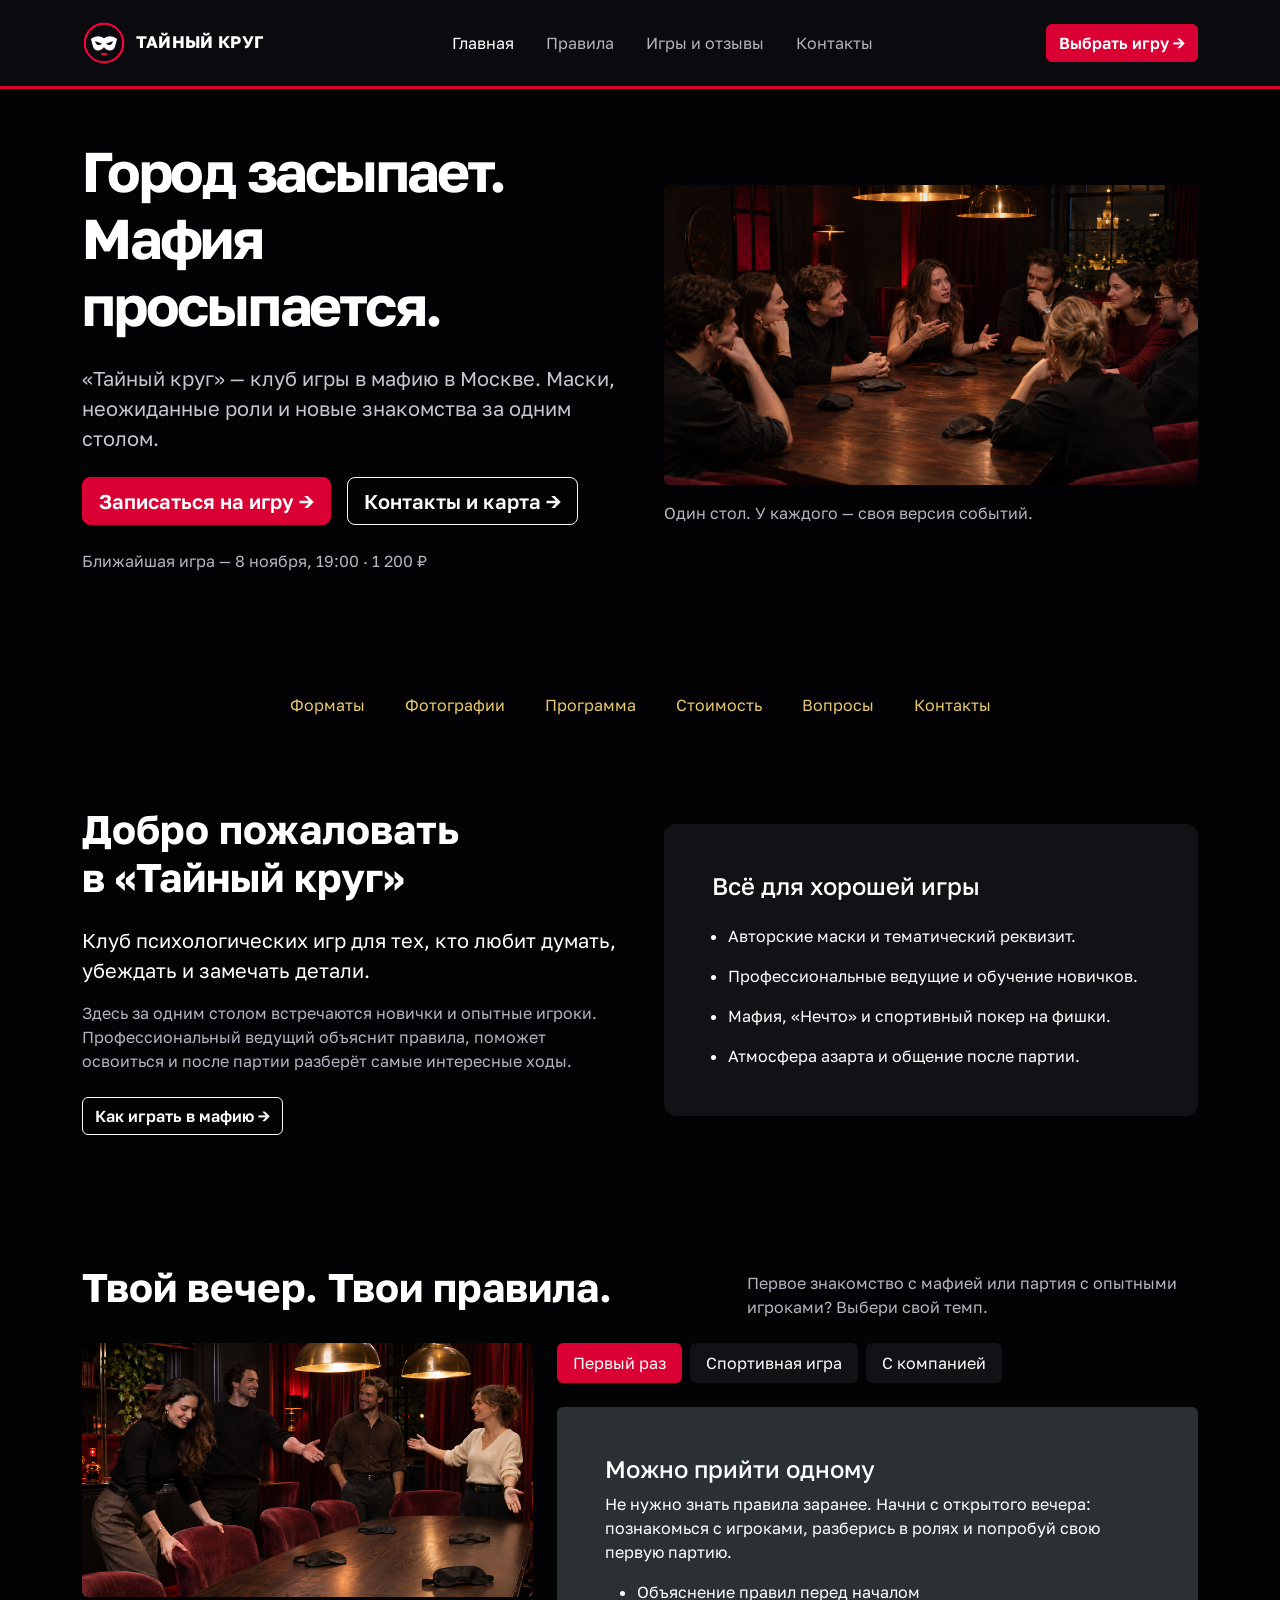
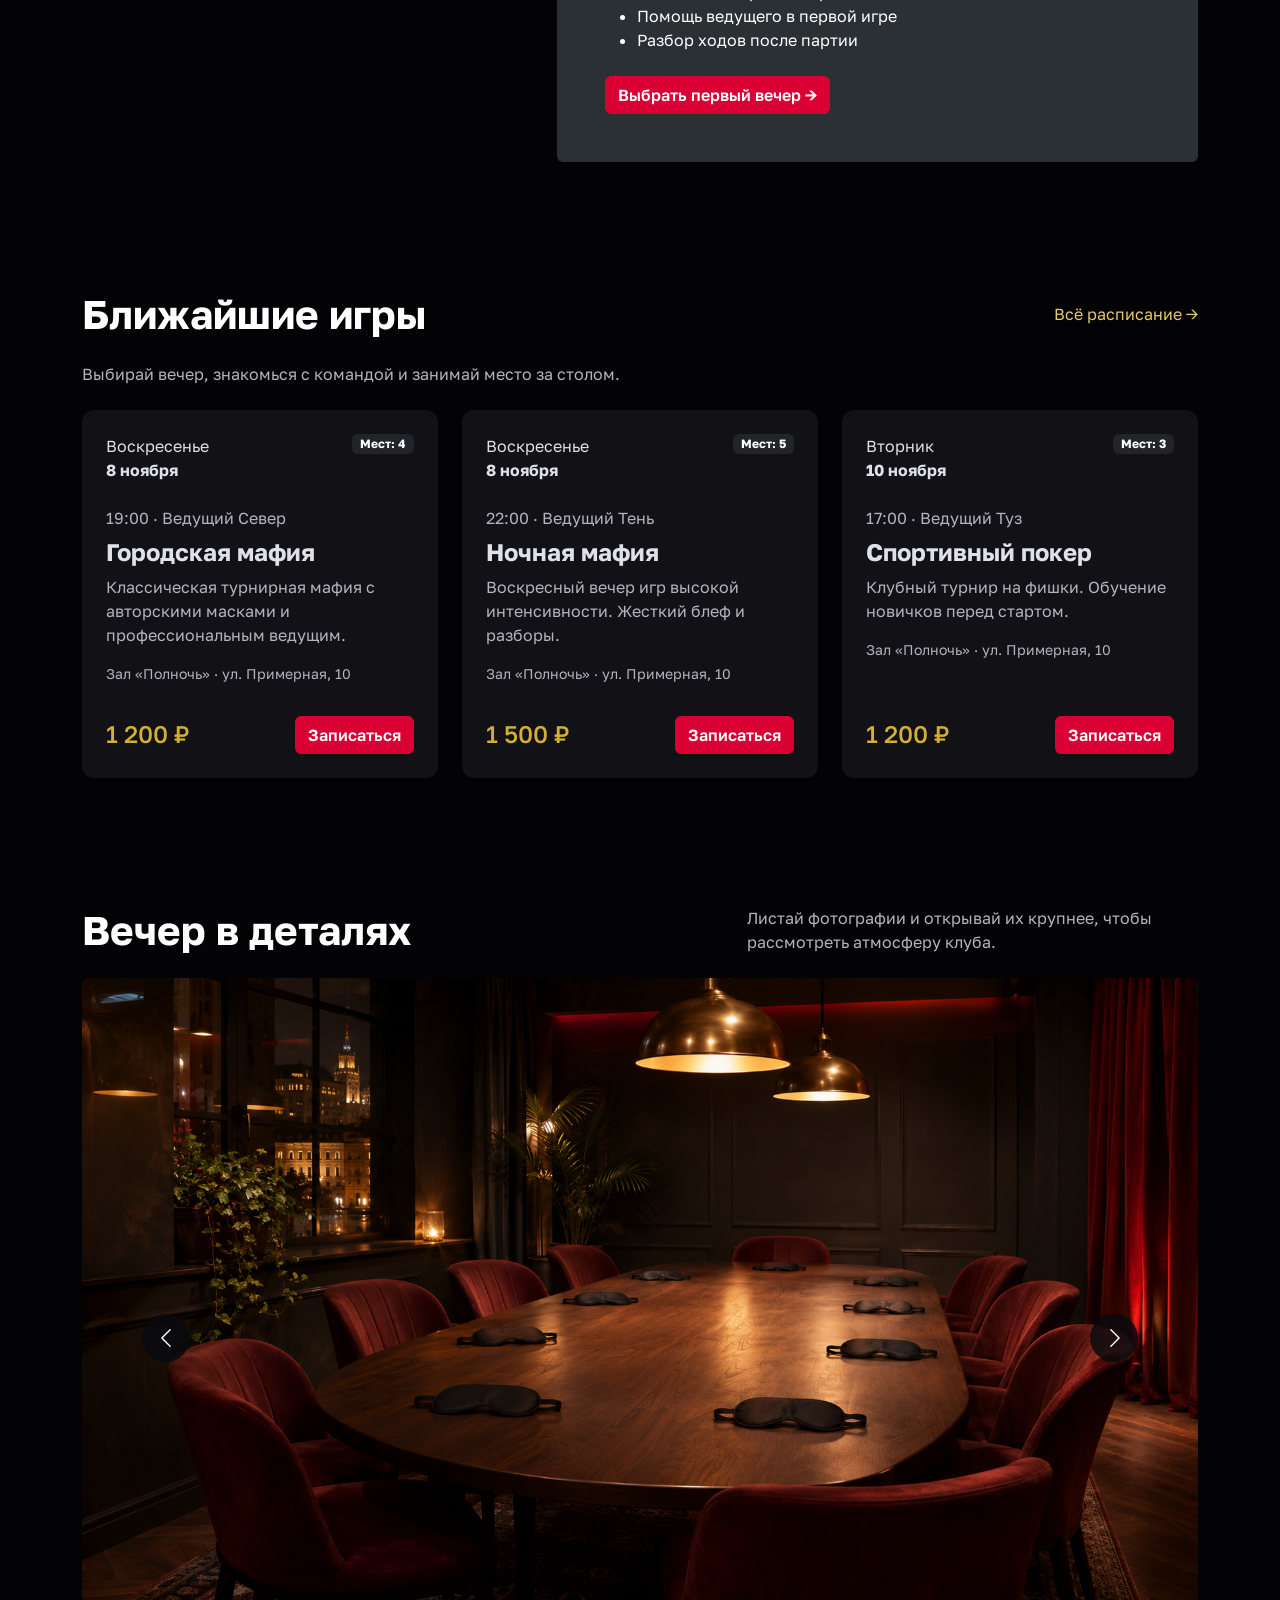
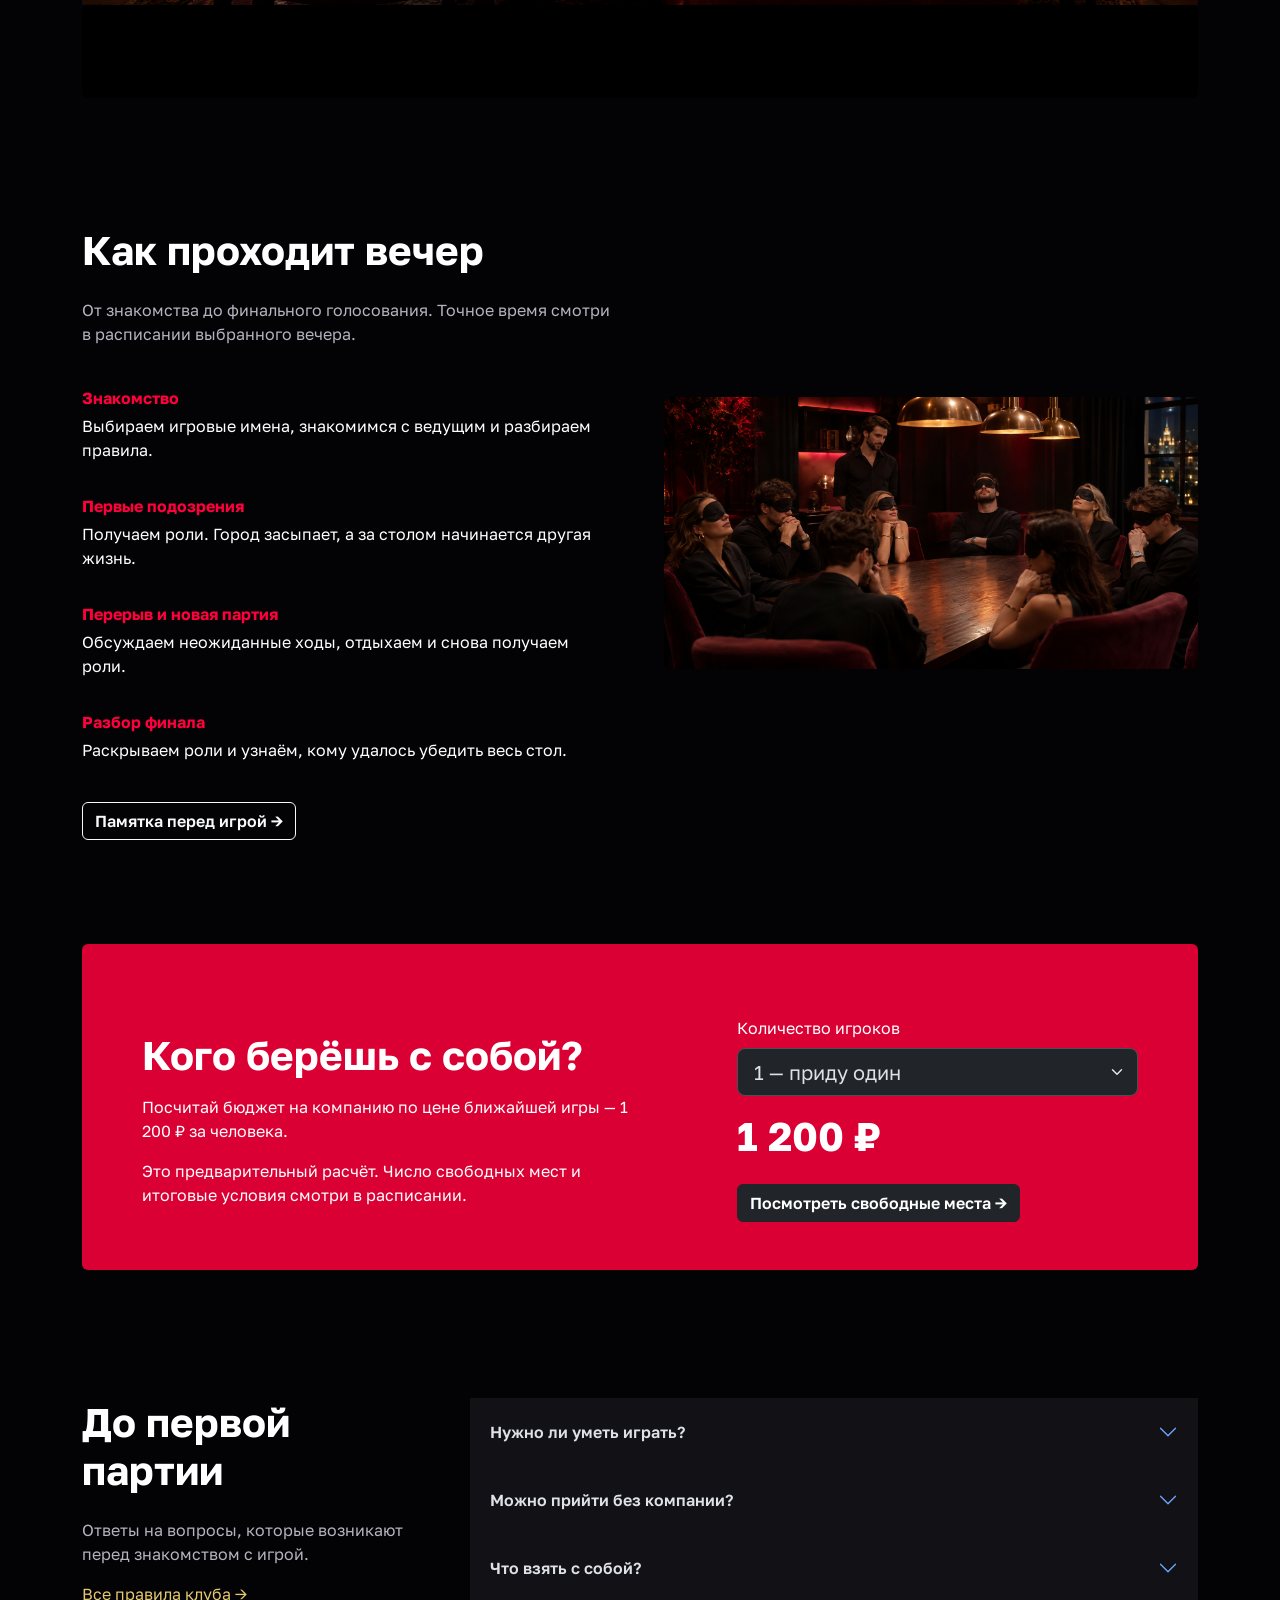
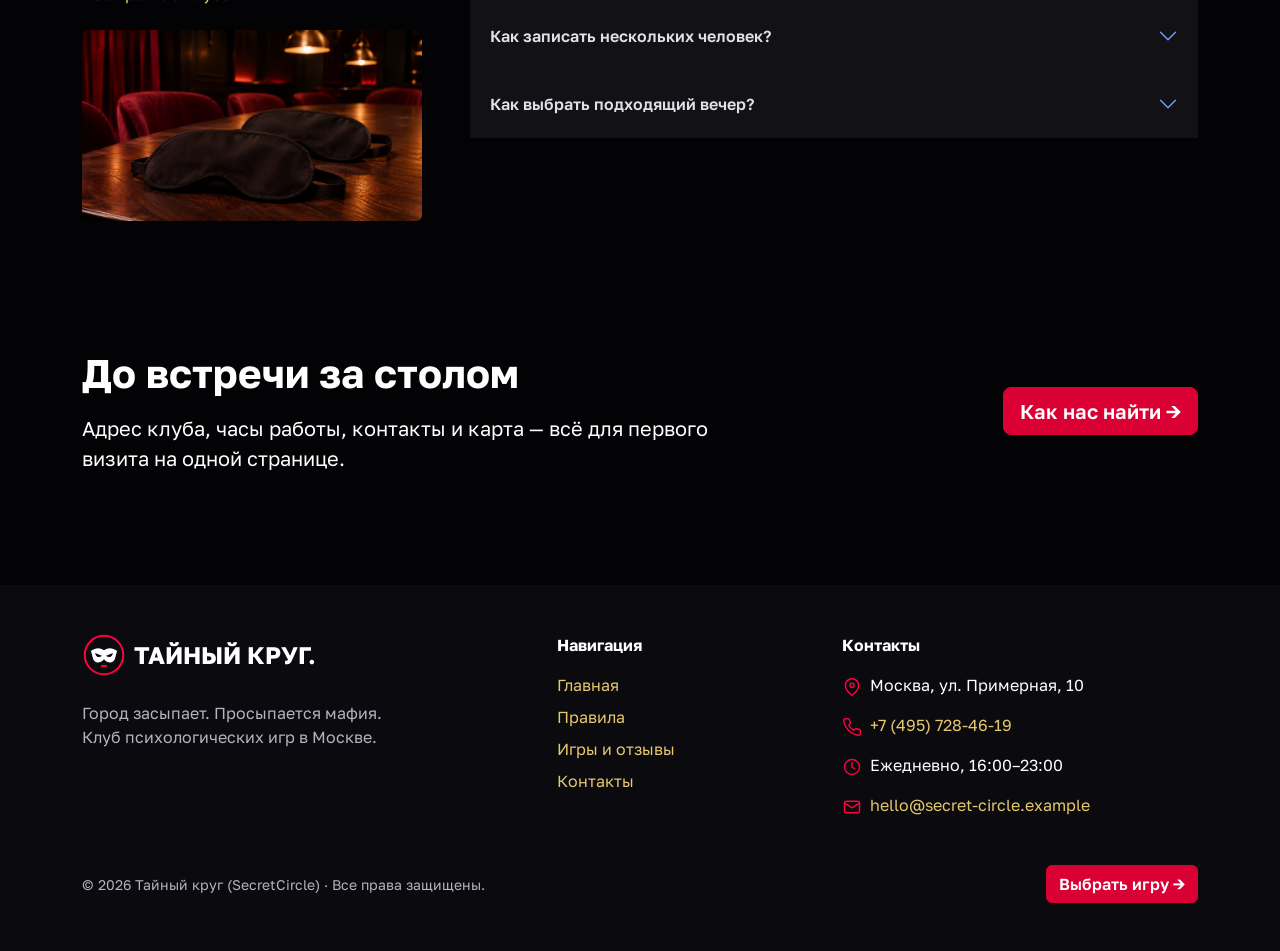
<file: index.html>
<!DOCTYPE html>
<html lang="ru" data-bs-theme="dark">
  <head>
    <meta charset="UTF-8">
    <meta name="viewport" content="width=device-width, initial-scale=1.0">
    <meta name="description" content="Клуб мафии «Тайный круг» в Москве. Правила игры, отзывы участников, расписание вечеров и запись на игры.">
    <title>
      Главная — Тайный круг
    </title>
    <link href="https://cdn.jsdelivr.net/npm/bootstrap@5.3.8/dist/css/bootstrap.min.css" rel="stylesheet">
    <link rel="preconnect" href="https://fonts.googleapis.com">
    <link rel="preconnect" href="https://fonts.gstatic.com" crossorigin>
    <link href="https://fonts.googleapis.com/css2?family=Golos+Text:wght@400;500;600;700;800;900&amp;display=swap" rel="stylesheet">
    <link href="css/custom.css?v=20261105-2" rel="stylesheet">
  </head>
  <body>
    <a class="visually-hidden-focusable btn btn-danger position-absolute" href="#main">
      Перейти к содержимому
    </a>
    <div class="sunset-intro position-fixed top-0 start-0 w-100 h-100 d-flex align-items-center justify-content-center bg-black text-white" aria-hidden="true">
      <div class="sunset-orb bg-danger rounded-circle position-absolute">
</div>
      <div class="sunset-horizon position-absolute bottom-0 w-100 bg-black">
</div>
      <p class="sunset-title display-3 fw-bold position-relative text-center px-4 mb-0">Город засыпает.<br>Просыпается мафия.</p>
    </div>
    <header class="sticky-top border-bottom border-danger border-3">
      <nav class="navbar navbar-expand-lg py-3" aria-label="Основная навигация">
        <div class="container">
          <a class="navbar-brand fw-bold" href="index.html">
            <img class="brand-mark" src="images/logo.svg" width="44" height="44" alt="" aria-hidden="true">
            <span>ТАЙНЫЙ КРУГ</span>
          </a>
          <button class="navbar-toggler" type="button" data-bs-toggle="collapse" data-bs-target="#mainNavbar" aria-controls="mainNavbar" aria-expanded="false" aria-label="Открыть меню">
            <span class="navbar-toggler-icon">
            </span>
          </button>
          <div class="collapse navbar-collapse" id="mainNavbar">
            <ul class="navbar-nav mx-auto gap-lg-3">
              <li class="nav-item">
                <a class="nav-link active" aria-current="page" href="index.html">
                  Главная
                </a>
              </li>
              <li class="nav-item">
                <a class="nav-link"  href="rules.html">
                  Правила
                </a>
              </li>
              <li class="nav-item">
                <a class="nav-link"  href="schedule.html">Игры и отзывы</a>
              </li>
              <li class="nav-item">
                <a class="nav-link" href="contacts.html">Контакты</a>
              </li>
            </ul>
            <a class="btn btn-danger mt-3 mt-lg-0" href="schedule.html">
              Выбрать игру →
            </a>
          </div>
        </div>
      </nav>
    </header>
    <main id="main">
      <section class="hero py-5">
<div class="container">
<div class="row g-5 align-items-center">
<div class="col-lg-6">
<h1 class="display-4 fw-bold mb-4">Город засыпает.<br>Мафия просыпается.</h1>
<p class="lead mb-4">«Тайный круг» — клуб игры в мафию в Москве. Маски, неожиданные роли и новые знакомства за одним столом.</p>
<div class="d-flex flex-wrap gap-3">
<button class="btn btn-danger btn-lg" type="button" data-bs-toggle="modal" data-bs-target="#booking1">Записаться на игру →</button>
<a class="btn btn-outline-light btn-lg" href="contacts.html">Контакты и карта →</a>
</div>
<p class="text-body-secondary mt-4 mb-0">Ближайшая игра — 8 ноября, 19:00 · 1 200 ₽</p>
</div>
<div class="col-lg-6">
<figure class="mb-0">
<img src="images/club-game.png" class="img-fluid w-100 rounded feature-photo" width="1200" height="800" alt="Игроки обсуждают подозрения за общим столом" fetchpriority="high">
<figcaption class="mt-3 text-body-secondary">Один стол. У каждого — своя версия событий.</figcaption>
</figure>
</div>
</div>
</div>
</section>
<nav class="container py-3" aria-label="Разделы главной страницы">
<ul class="nav justify-content-center gap-2">
<li class="nav-item">
<a class="nav-link" href="#formats">Форматы</a>
</li>
<li class="nav-item">
<a class="nav-link" href="#gallery">Фотографии</a>
</li>
<li class="nav-item">
<a class="nav-link" href="#evening">Программа</a>
</li>
<li class="nav-item">
<a class="nav-link" href="#company">Стоимость</a>
</li>
<li class="nav-item">
<a class="nav-link" href="#faq">Вопросы</a>
</li>
<li class="nav-item">
<a class="nav-link" href="contacts.html">Контакты</a>
</li>
</ul>
</nav>
      <section class="section-space" id="about">
        <div class="container">
          <div class="row g-5 align-items-center">
            <div class="col-lg-6">
              <h2 class="display-6 fw-bold mb-4">
                Добро пожаловать
                <br>
                в «Тайный круг»
              </h2>
              <p class="lead">
                Клуб психологических игр для тех, кто любит думать, убеждать и замечать детали.
              </p>
              <p class="text-body-secondary">
                Здесь за одним столом встречаются новички и опытные игроки. Профессиональный ведущий объяснит правила, поможет освоиться и после партии разберёт самые интересные ходы.
              </p>
              <a class="btn btn-outline-light mt-2" href="rules.html">
                Как играть в мафию →
              </a>
            </div>
            <div class="col-lg-6">
              <div class="p-4 p-md-5 club-panel">
                <h3 class="h4 mb-4">
                  Всё для хорошей игры
                </h3>
                <ul class="mb-0 ps-3">
                  <li class="mb-3">
                    Авторские маски и тематический реквизит.
                  </li>
                  <li class="mb-3">
                    Профессиональные ведущие и обучение новичков.
                  </li>
                  <li class="mb-3">
                    Мафия, «Нечто» и спортивный покер на фишки.
                  </li>
                  <li>
                    Атмосфера азарта и общение после партии.
                  </li>
                </ul>
              </div>
            </div>
          </div>
        </div>
      </section>
<section class="section-space" id="formats">
<div class="container">
<div class="row g-4 align-items-end mb-4">
<div class="col-lg-7">
<h2 class="display-6 fw-bold">Твой вечер. Твои правила.</h2>
</div>
<div class="col-lg-5">
<p class="text-body-secondary mb-0">Первое знакомство с мафией или партия с опытными игроками? Выбери свой темп.</p>
</div>
</div>
<div class="row g-4">
<div class="col-lg-5">
<img src="images/club-welcome.png" class="img-fluid rounded w-100 feature-photo" width="1400" height="1000" alt="Друзья общаются за общим столом" loading="lazy">
</div>
<div class="col-lg-7">
<ul class="nav nav-pills gap-2 mb-4" role="tablist" aria-label="Формат игры">
<li class="nav-item" role="presentation">
<button class="nav-link active" id="first-tab" data-bs-toggle="pill" data-bs-target="#first-format" type="button" role="tab" aria-controls="first-format" aria-selected="true">Первый раз</button>
</li>
<li class="nav-item" role="presentation">
<button class="nav-link " id="sport-tab" data-bs-toggle="pill" data-bs-target="#sport-format" type="button" role="tab" aria-controls="sport-format" aria-selected="false">Спортивная игра</button>
</li>
<li class="nav-item" role="presentation">
<button class="nav-link " id="friends-tab" data-bs-toggle="pill" data-bs-target="#friends-format" type="button" role="tab" aria-controls="friends-format" aria-selected="false">С компанией</button>
</li>
</ul>
<div class="tab-content p-4 p-md-5 bg-body-tertiary rounded">
<div class="tab-pane fade show active" id="first-format" role="tabpanel" aria-labelledby="first-tab" tabindex="0">
<h3 class="h4">Можно прийти одному</h3>
<p>Не нужно знать правила заранее. Начни с открытого вечера: познакомься с игроками, разберись в ролях и попробуй свою первую партию.</p>
<ul class="mb-4">
<li>Объяснение правил перед началом</li>
<li>Помощь ведущего в первой игре</li>
<li>Разбор ходов после партии</li>
</ul>
<a href="schedule.html" class="btn btn-danger">Выбрать первый вечер →</a>
</div>
<div class="tab-pane fade " id="sport-format" role="tabpanel" aria-labelledby="sport-tab" tabindex="0">
<h3 class="h4">Логика и точные решения</h3>
<p>Регламентированные речи, голосование и борьба аргументов. Подойдёт, если ты уже знаешь базовые роли и хочешь играть внимательнее.</p>
<ul class="mb-4">
<li>Классические роли и регламент</li>
<li>Одинаковое время на выступление</li>
<li>Обсуждение тактики после игры</li>
</ul>
<a href="rules.html" class="btn btn-danger">Изучить регламент →</a>
</div>
<div class="tab-pane fade " id="friends-format" role="tabpanel" aria-labelledby="friends-tab" tabindex="0">
<h3 class="h4">Друзья с неожиданной стороны</h3>
<p>Приходите вместе на открытый вечер. Укажите количество участников при записи и добавьте комментарий, что вы одной компанией.</p>
<ul class="mb-4">
<li>Выбор вечера в расписании</li>
<li>Количество гостей в форме записи</li>
<li>Ограничения по местам указаны у каждой игры</li>
</ul>
<a href="#company" class="btn btn-danger">Посчитать стоимость →</a>
</div>
</div>
</div>
</div>
</div>
</section>
      <section class="section-space" id="games">
        <div class="container">
          <div class="d-flex flex-wrap justify-content-between align-items-center gap-3 mb-4">
            <h2 class="display-6 fw-bold mb-0">
              Ближайшие игры
            </h2>
            <a class="text-link" href="schedule.html">
              Всё расписание →
            </a>
          </div>
          <p class="text-body-secondary mb-4">
            Выбирай вечер, знакомься с командой и занимай место за столом.
          </p>
          <div class="row g-4">
            <div class="col-md-6 col-xl-4">
              <article class="card h-100">
                <div class="card-body p-4 d-flex flex-column">
                  <div class="d-flex justify-content-between align-items-start gap-2 mb-4">
                    <p class="mb-0">
                      Воскресенье
                      <br>
                      <strong>
                        8 ноября
                      </strong>
                    </p>
                    <span class="badge text-bg-dark">
                      Мест: 4
                    </span>
                  </div>
                  <p class="text-body-secondary mb-2">
                    19:00 · Ведущий Север
                  </p>
                  <h3 class="h4 fw-bold">
                    Городская мафия
                  </h3>
                  <p class="text-body-secondary">
                    Классическая турнирная мафия с авторскими масками и профессиональным ведущим.
                  </p>
                  <p class="small text-body-secondary">
                    Зал «Полночь» · ул. Примерная, 10
                  </p>
                  <div class="d-flex align-items-center justify-content-between gap-2 mt-auto pt-3">
                    <span class="h4 mb-0 price">
                      1 200 ₽
                    </span>
                    <button class="btn btn-danger" type="button" data-bs-toggle="modal" data-bs-target="#booking1">
                      Записаться
                    </button>
                  </div>
                </div>
              </article>
            </div>
            <div class="col-md-6 col-xl-4">
              <article class="card h-100">
                <div class="card-body p-4 d-flex flex-column">
                  <div class="d-flex justify-content-between align-items-start gap-2 mb-4">
                    <p class="mb-0">
                      Воскресенье
                      <br>
                      <strong>
                        8 ноября
                      </strong>
                    </p>
                    <span class="badge text-bg-dark">
                      Мест: 5
                    </span>
                  </div>
                  <p class="text-body-secondary mb-2">
                    22:00 · Ведущий Тень
                  </p>
                  <h3 class="h4 fw-bold">
                    Ночная мафия
                  </h3>
                  <p class="text-body-secondary">
                    Воскресный вечер игр высокой интенсивности. Жесткий блеф и разборы.
                  </p>
                  <p class="small text-body-secondary">
                    Зал «Полночь» · ул. Примерная, 10
                  </p>
                  <div class="d-flex align-items-center justify-content-between gap-2 mt-auto pt-3">
                    <span class="h4 mb-0 price">
                      1 500 ₽
                    </span>
                    <button class="btn btn-danger" type="button" data-bs-toggle="modal" data-bs-target="#booking2">
                      Записаться
                    </button>
                  </div>
                </div>
              </article>
            </div>
            <div class="col-md-6 col-xl-4">
              <article class="card h-100">
                <div class="card-body p-4 d-flex flex-column">
                  <div class="d-flex justify-content-between align-items-start gap-2 mb-4">
                    <p class="mb-0">
                      Вторник
                      <br>
                      <strong>
                        10 ноября
                      </strong>
                    </p>
                    <span class="badge text-bg-dark">
                      Мест: 3
                    </span>
                  </div>
                  <p class="text-body-secondary mb-2">
                    17:00 · Ведущий Туз
                  </p>
                  <h3 class="h4 fw-bold">
                    Спортивный покер
                  </h3>
                  <p class="text-body-secondary">
                    Клубный турнир на фишки. Обучение новичков перед стартом.
                  </p>
                  <p class="small text-body-secondary">
                    Зал «Полночь» · ул. Примерная, 10
                  </p>
                  <div class="d-flex align-items-center justify-content-between gap-2 mt-auto pt-3">
                    <span class="h4 mb-0 price">
                      1 200 ₽
                    </span>
                    <button class="btn btn-danger" type="button" data-bs-toggle="modal" data-bs-target="#booking3">
                      Записаться
                    </button>
                  </div>
                </div>
              </article>
            </div>
          </div>
        </div>
      </section>
      <section class="section-space" id="gallery"><div class="container">
  <div class="row g-4 align-items-end mb-4"><div class="col-md-7"><h2 class="display-6 fw-bold mb-0">Вечер в деталях</h2></div><div class="col-md-5"><p class="text-body-secondary mb-0">Листай фотографии и открывай их крупнее, чтобы рассмотреть атмосферу клуба.</p></div></div>
  <div id="clubGallery" class="carousel slide" aria-label="Фотографии клуба">
    <div class="carousel-indicators"><button type="button" data-bs-target="#clubGallery" data-bs-slide-to="0" class="active" aria-current="true" aria-label="До первой партии"></button><button type="button" data-bs-target="#clubGallery" data-bs-slide-to="1"  aria-label="Вечер начинается"></button><button type="button" data-bs-target="#clubGallery" data-bs-slide-to="2"  aria-label="У каждого своя версия"></button><button type="button" data-bs-target="#clubGallery" data-bs-slide-to="3"  aria-label="Город засыпает"></button><button type="button" data-bs-target="#clubGallery" data-bs-slide-to="4"  aria-label="Всё решают детали"></button><button type="button" data-bs-target="#clubGallery" data-bs-slide-to="5"  aria-label="Ведущий держит ритм"></button></div>
    <div class="carousel-inner rounded"><div class="carousel-item active"><button class="photo-open d-block w-100 p-0 border-0 bg-transparent" type="button" data-bs-toggle="modal" data-bs-target="#photoModal" data-photo="images/club-interior.png" data-caption="До первой партии" aria-label="Увеличить: До первой партии"><img src="images/club-interior.png" class="d-block w-100 gallery-photo" width="1400" height="800" alt="Зал с большим деревянным столом, бордовыми креслами и масками" loading="lazy"></button><div class="carousel-caption position-static pt-3 pb-5"><p class="h4">До первой партии</p></div></div><div class="carousel-item "><button class="photo-open d-block w-100 p-0 border-0 bg-transparent" type="button" data-bs-toggle="modal" data-bs-target="#photoModal" data-photo="images/club-welcome.png" data-caption="Вечер начинается" aria-label="Увеличить: Вечер начинается"><img src="images/club-welcome.png" class="d-block w-100 gallery-photo" width="1400" height="800" alt="Гости знакомятся и занимают места за столом" loading="lazy"></button><div class="carousel-caption position-static pt-3 pb-5"><p class="h4">Вечер начинается</p></div></div><div class="carousel-item "><button class="photo-open d-block w-100 p-0 border-0 bg-transparent" type="button" data-bs-toggle="modal" data-bs-target="#photoModal" data-photo="images/club-game.png" data-caption="У каждого своя версия" aria-label="Увеличить: У каждого своя версия"><img src="images/club-game.png" class="d-block w-100 gallery-photo" width="1400" height="800" alt="Игроки обсуждают подозрения за общим столом" loading="lazy"></button><div class="carousel-caption position-static pt-3 pb-5"><p class="h4">У каждого своя версия</p></div></div><div class="carousel-item "><button class="photo-open d-block w-100 p-0 border-0 bg-transparent" type="button" data-bs-toggle="modal" data-bs-target="#photoModal" data-photo="images/club-night.png" data-caption="Город засыпает" aria-label="Увеличить: Город засыпает"><img src="images/club-night.png" class="d-block w-100 gallery-photo" width="1400" height="800" alt="Ночная фаза игры: участники в чёрных масках" loading="lazy"></button><div class="carousel-caption position-static pt-3 pb-5"><p class="h4">Город засыпает</p></div></div><div class="carousel-item "><button class="photo-open d-block w-100 p-0 border-0 bg-transparent" type="button" data-bs-toggle="modal" data-bs-target="#photoModal" data-photo="images/club-masks.png" data-caption="Всё решают детали" aria-label="Увеличить: Всё решают детали"><img src="images/club-masks.png" class="d-block w-100 gallery-photo" width="1400" height="800" alt="Чёрные маски на деревянном игровом столе" loading="lazy"></button><div class="carousel-caption position-static pt-3 pb-5"><p class="h4">Всё решают детали</p></div></div><div class="carousel-item "><button class="photo-open d-block w-100 p-0 border-0 bg-transparent" type="button" data-bs-toggle="modal" data-bs-target="#photoModal" data-photo="images/club-host.png" data-caption="Ведущий держит ритм" aria-label="Увеличить: Ведущий держит ритм"><img src="images/club-host.png" class="d-block w-100 gallery-photo" width="1400" height="800" alt="Ведущий клуба рядом с игровым столом" loading="lazy"></button><div class="carousel-caption position-static pt-3 pb-5"><p class="h4">Ведущий держит ритм</p></div></div></div>
    <button class="carousel-control-prev" type="button" data-bs-target="#clubGallery" data-bs-slide="prev"><span class="carousel-control-prev-icon" aria-hidden="true"></span><span class="visually-hidden">Предыдущее фото</span></button>
    <button class="carousel-control-next" type="button" data-bs-target="#clubGallery" data-bs-slide="next"><span class="carousel-control-next-icon" aria-hidden="true"></span><span class="visually-hidden">Следующее фото</span></button>
  </div>
</div></section>
<section class="section-space" id="evening">
<div class="container">
<div class="row g-5 align-items-center">
<div class="col-lg-6">
<h2 class="display-6 fw-bold mb-4">Как проходит вечер</h2>
<p class="text-body-secondary mb-4">От знакомства до финального голосования. Точное время смотри в расписании выбранного вечера.</p>
<ol class="list-group list-group-flush">
<li class="list-group-item bg-transparent text-white px-0 py-3 border-0">
<strong class="text-danger">Знакомство</strong>
<p class="mb-0 mt-1">Выбираем игровые имена, знакомимся с ведущим и разбираем правила.</p>
</li>
<li class="list-group-item bg-transparent text-white px-0 py-3 border-0">
<strong class="text-danger">Первые подозрения</strong>
<p class="mb-0 mt-1">Получаем роли. Город засыпает, а за столом начинается другая жизнь.</p>
</li>
<li class="list-group-item bg-transparent text-white px-0 py-3 border-0">
<strong class="text-danger">Перерыв и новая партия</strong>
<p class="mb-0 mt-1">Обсуждаем неожиданные ходы, отдыхаем и снова получаем роли.</p>
</li>
<li class="list-group-item bg-transparent text-white px-0 py-3 border-0">
<strong class="text-danger">Разбор финала</strong>
<p class="mb-0 mt-1">Раскрываем роли и узнаём, кому удалось убедить весь стол.</p>
</li>
</ol>
<button class="btn btn-outline-light mt-4" data-bs-toggle="offcanvas" data-bs-target="#beginnerGuide" aria-controls="beginnerGuide" type="button">Памятка перед игрой →</button>
</div>
<div class="col-lg-6">
<img src="images/club-night.png" class="img-fluid rounded w-100 feature-photo" width="1200" height="1000" alt="Ночная фаза: игроки в масках за столом" loading="lazy">
</div>
</div>
</div>
</section>
<section class="section-space" id="company">
<div class="container">
<div class="row g-4 align-items-center bg-danger text-white rounded p-3 p-md-5 mx-0">
<div class="col-lg-6">
<h2 class="display-6 fw-bold mb-3">Кого берёшь с собой?</h2>
<p>Посчитай бюджет на компанию по цене ближайшей игры — 1 200 ₽ за человека.</p>
<p class="text-white mb-0">Это предварительный расчёт. Число свободных мест и итоговые условия смотри в расписании.</p>
</div>
<div class="col-lg-5 offset-lg-1">
<div id="costCalculator">
<label for="playerCount" class="form-label">Количество игроков</label>
<select id="playerCount" class="form-select form-select-lg mb-3">
<option value="1">1 — приду один</option>
<option value="2">2 — вдвоём</option>
<option value="3">3 — небольшой компанией</option>
<option value="4">4 — вместе веселее</option>
<option value="5">5 игроков</option>
<option value="6">6 игроков</option>
</select>

<output for="playerCount" id="totalCost" aria-label="Общая стоимость" class="display-6 fw-bold d-block mb-4" aria-live="polite">1 200 ₽</output>
<a href="schedule.html" class="btn btn-dark">Посмотреть свободные места →</a>
<noscript>
<p class="mt-3">Умножь число участников на 1 200 ₽.</p>
</noscript>
</div>
</div>
</div>
</div>
</section>
<section class="section-space" id="faq">
<div class="container">
<div class="row g-5">
<div class="col-lg-4">
<h2 class="display-6 fw-bold mb-4">До первой партии</h2>
<p class="text-body-secondary">Ответы на вопросы, которые возникают перед знакомством с игрой.</p>
<a href="rules.html" class="text-link">Все правила клуба →</a>
<img src="images/club-masks.png" class="img-fluid rounded mt-4 d-none d-lg-block" width="1400" height="900" alt="Чёрные маски на игровом столе" loading="lazy">
</div>
<div class="col-lg-8">
<div class="accordion accordion-flush" id="firstQuestions">
<div class="accordion-item border-0">
<h3 class="accordion-header">
<button class="accordion-button collapsed py-4" type="button" data-bs-toggle="collapse" data-bs-target="#answer0" aria-expanded="false" aria-controls="answer0">Нужно ли уметь играть?</button>
</h3>
<div id="answer0" class="accordion-collapse collapse" data-bs-parent="#firstQuestions">
<div class="accordion-body">Нет. Выбирай открытый вечер для новичков: ведущий объяснит роли, порядок хода и голосование. Базовые правила можно заранее прочитать на странице «Правила».</div>
</div>
</div>
<div class="accordion-item border-0">
<h3 class="accordion-header">
<button class="accordion-button collapsed py-4" type="button" data-bs-toggle="collapse" data-bs-target="#answer1" aria-expanded="false" aria-controls="answer1">Можно прийти без компании?</button>
</h3>
<div id="answer1" class="accordion-collapse collapse" data-bs-parent="#firstQuestions">
<div class="accordion-body">Да. Мафия помогает познакомиться прямо за столом. Необязательно приводить друзей или заранее собирать команду.</div>
</div>
</div>
<div class="accordion-item border-0">
<h3 class="accordion-header">
<button class="accordion-button collapsed py-4" type="button" data-bs-toggle="collapse" data-bs-target="#answer2" aria-expanded="false" aria-controls="answer2">Что взять с собой?</button>
</h3>
<div id="answer2" class="accordion-collapse collapse" data-bs-parent="#firstQuestions">
<div class="accordion-body">Достаточно хорошего настроения. Маски и игровой реквизит уже входят в формат вечера. Приходи немного раньше начала, чтобы спокойно освоиться.</div>
</div>
</div>
<div class="accordion-item border-0">
<h3 class="accordion-header">
<button class="accordion-button collapsed py-4" type="button" data-bs-toggle="collapse" data-bs-target="#answer3" aria-expanded="false" aria-controls="answer3">Как записать нескольких человек?</button>
</h3>
<div id="answer3" class="accordion-collapse collapse" data-bs-parent="#firstQuestions">
<div class="accordion-body">Открой расписание, выбери вечер и укажи количество игроков в форме. У каждой игры свой лимит участников: ориентируйся на свободные места в карточке.</div>
</div>
</div>
<div class="accordion-item border-0">
<h3 class="accordion-header">
<button class="accordion-button collapsed py-4" type="button" data-bs-toggle="collapse" data-bs-target="#answer4" aria-expanded="false" aria-controls="answer4">Как выбрать подходящий вечер?</button>
</h3>
<div id="answer4" class="accordion-collapse collapse" data-bs-parent="#firstQuestions">
<div class="accordion-body">В расписании указаны дата, время, формат, стоимость и свободные места. Для первого знакомства выбирай открытую игру, а перед записью ознакомься с правилами клуба.</div>
</div>
</div>
</div>
</div>
</div>
</div>
</section>
      <section class="section-space" id="contacts"><div class="container"><div class="row g-4 align-items-center"><div class="col-lg-7"><h2 class="display-6 fw-bold mb-3">До встречи за столом</h2><p class="lead mb-lg-0">Адрес клуба, часы работы, контакты и карта — всё для первого визита на одной странице.</p></div><div class="col-lg-5 text-lg-end"><a class="btn btn-danger btn-lg" href="contacts.html">Как нас найти →</a></div></div></div></section>
    </main>
    <footer class="py-5 mt-5">
      <div class="container">
        <div class="row g-4">
          <div class="col-lg-5">
            <a class="h4 fw-bold text-decoration-none text-white d-inline-flex align-items-center gap-2" href="index.html">
              <img src="images/logo.svg" width="44" height="44" alt="" aria-hidden="true">
              <span>ТАЙНЫЙ КРУГ.</span>
            </a>
            <p class="text-body-secondary mt-3 mb-0">
              Город засыпает. Просыпается мафия.
              <br>
              Клуб психологических игр в Москве.
            </p>
          </div>
          <div class="col-sm-6 col-lg-3">
            <p class="fw-bold">
              Навигация
            </p>
            <ul class="list-unstyled mb-0">
              <li class="mb-2">
                <a href="index.html">
                  Главная
                </a>
              </li>
              <li class="mb-2">
                <a href="rules.html">
                  Правила
                </a>
              </li>
              <li class="mb-2">
                <a href="schedule.html">Игры и отзывы</a>
              </li>
            <li class="mb-2"><a href="contacts.html">Контакты</a></li>
            </ul>
          </div>
          <div class="col-sm-6 col-lg-4">
            <p class="fw-bold">Контакты</p>
            <ul class="list-unstyled d-flex flex-column gap-3 mb-0">
              <li class="d-flex align-items-start gap-2"><svg class="flex-shrink-0 mt-1 text-danger" width="20" height="20" viewBox="0 0 24 24" fill="none" stroke="currentColor" stroke-width="1.75" stroke-linecap="round" stroke-linejoin="round" aria-hidden="true" focusable="false"><path d="M20 10c0 6-8 12-8 12S4 16 4 10a8 8 0 1 1 16 0Z"/><circle cx="12" cy="10" r="2.5"/></svg><a class="text-white" href="contacts.html#location">Москва, ул. Примерная, 10</a></li>
              <li class="d-flex align-items-start gap-2"><svg class="flex-shrink-0 mt-1 text-danger" width="20" height="20" viewBox="0 0 24 24" fill="none" stroke="currentColor" stroke-width="1.75" stroke-linecap="round" stroke-linejoin="round" aria-hidden="true" focusable="false"><path d="M22 16.9v3a2 2 0 0 1-2.2 2 19.8 19.8 0 0 1-8.6-3.1 19.5 19.5 0 0 1-6-6A19.8 19.8 0 0 1 2.1 4.2 2 2 0 0 1 4.1 2h3a2 2 0 0 1 2 1.7c.1 1 .4 2 .7 2.8a2 2 0 0 1-.5 2.1L8 9.9a16 16 0 0 0 6 6l1.3-1.3a2 2 0 0 1 2.1-.5c.9.3 1.9.6 2.8.7a2 2 0 0 1 1.8 2.1Z"/></svg><a href="tel:+74957284619">+7 (495) 728-46-19</a></li>
              <li class="d-flex align-items-start gap-2"><svg class="flex-shrink-0 mt-1 text-danger" width="20" height="20" viewBox="0 0 24 24" fill="none" stroke="currentColor" stroke-width="1.75" stroke-linecap="round" stroke-linejoin="round" aria-hidden="true" focusable="false"><circle cx="12" cy="12" r="9"/><path d="M12 7v5l3 2"/></svg><span>Ежедневно, 16:00–23:00</span></li>
              <li class="d-flex align-items-start gap-2"><svg class="flex-shrink-0 mt-1 text-danger" width="20" height="20" viewBox="0 0 24 24" fill="none" stroke="currentColor" stroke-width="1.75" stroke-linecap="round" stroke-linejoin="round" aria-hidden="true" focusable="false"><rect x="3" y="5" width="18" height="14" rx="2"/><path d="m3 7 9 6 9-6"/></svg><a class="text-break" href="mailto:hello@secret-circle.example">hello@secret-circle.example</a></li>
            </ul>
          </div>
        </div>
        <div class="d-flex flex-column flex-md-row align-items-start align-items-md-center justify-content-between gap-3 mt-5">
          <p class="mb-0 text-body-secondary small">
            © 2026 Тайный круг (SecretCircle) · Все права защищены.
          </p>
          <a class="btn btn-danger" href="schedule.html">Выбрать игру →</a>
        </div>
      </div>
    </footer>
    <div class="modal fade booking-modal" id="booking1" tabindex="-1" aria-labelledby="bookingTitle1" aria-hidden="true">
      <div class="modal-dialog modal-lg modal-dialog-centered modal-dialog-scrollable">
        <div class="modal-content">
          <div class="modal-header px-4">
            <h2 class="modal-title fs-5" id="bookingTitle1">Запись на игровой вечер</h2>
            <button type="button" class="btn-close" data-bs-dismiss="modal" aria-label="Закрыть">
</button>
          </div>
          <div class="modal-body p-4">
            <div class="row g-4">
              <div class="col-lg-4">
                <div class="booking-summary p-3">
                  <h3 class="h4 mb-3">Городская мафия</h3>
                  <dl class="mb-3">
                    <dt>Дата и время</dt>
<dd>8 ноября 2026 · 19:00</dd>
                    <dt>Ведущий</dt>
<dd>Север</dd>
                    <dt>Место встречи</dt>
<dd>Зал «Полночь»<br>ул. Примерная, 10</dd>
                    <dt>Свободные места</dt>
<dd class="mb-0">4</dd>
                  </dl>
                  <p class="price h3 mb-1">1 200 ₽</p>
                  <p class="small text-body-secondary mb-0">За одного игрока · оплата на месте</p>
                </div>
              </div>
              <div class="col-lg-8">
                <form id="bookingForm1" action="schedule.html#booking-result" method="get">
                  <input type="hidden" name="game" value="1">
                  <fieldset class="mb-4">
                    <legend class="h5 mb-3">Контактные данные</legend>
                    <div class="row g-3">
                      <div class="col-sm-6">
                        <label for="surname1" class="form-label">Фамилия *</label>
                        <input id="surname1" class="form-control" name="surname" autocomplete="family-name" maxlength="60" placeholder="Ваша фамилия" minlength="2" pattern="\p{L}{2,}(?:[ \-]\p{L}+)*" title="Не менее двух букв. Можно использовать пробел и дефис, без цифр." required>
                      </div>
                      <div class="col-sm-6">
                        <label for="name1" class="form-label">Имя *</label>
                        <input id="name1" class="form-control" name="name" autocomplete="given-name" maxlength="60" placeholder="Ваше имя" minlength="2" pattern="\p{L}{2,}(?:[ \-]\p{L}+)*" title="Не менее двух букв. Можно использовать пробел и дефис, без цифр." required>
                      </div>
                      <div class="col-12">
                        <label for="patronymic1" class="form-label">Отчество (при наличии)</label>
                        <input id="patronymic1" class="form-control" name="patronymic" autocomplete="additional-name" maxlength="60" placeholder="Ваше отчество" minlength="2" pattern="\p{L}{2,}(?:[ \-]\p{L}+)*" title="Не менее двух букв, без цифр.">
                      </div>
                      <div class="col-sm-6">
                        <label for="email1" class="form-label">Электронная почта *</label>
                        <input id="email1" class="form-control" type="email" name="email" autocomplete="email" maxlength="100" placeholder="Ваша электронная почта" required>
                      </div>
                      <div class="col-sm-6">
                        <label for="phone1" class="form-label">Телефон *</label>
                        <input id="phone1" class="form-control" type="tel" name="phone" autocomplete="tel" placeholder="+7 (999) 123-45-67" pattern="[+0-9\s\(\)\-]{10,20}" required>
                      </div>
                    </div>
                  </fieldset>
                  <fieldset class="mb-4">
                    <legend class="h5 mb-3">Участие в игре</legend>
                    <div class="row g-3">
                      <div class="col-sm-6">
                        <label for="guests1" class="form-label">Количество игроков *</label>
                        <input id="guests1" class="form-control" type="number" name="guests" min="1" max="4" value="1" required>
                        <div class="form-text">Не более 4 чел.</div>
                      </div>
                      <div class="col-sm-6">
                        <label for="experience1" class="form-label">Ваш опыт</label>
                        <select id="experience1" class="form-select" name="experience">
                          <option value="beginner">Играю впервые</option>
                          <option value="some">Уже пробовал</option>
                          <option value="regular">Играю регулярно</option>
                        </select>
                      </div>
                      <div class="col-12">
                        <label for="comment1" class="form-label">Комментарий</label>
                        <textarea id="comment1" class="form-control" name="comment" rows="2" maxlength="500" placeholder="Например, играем впервые или придём компанией">
</textarea>
                      </div>
                    </div>
                  </fieldset>
                  <div class="form-check mb-3">
                    <input class="form-check-input" id="consent1" name="consent" value="yes" type="checkbox" required>
                    <label class="form-check-label small" for="consent1">Согласен на обработку персональных данных для оформления записи. *</label>
                  </div>
                  <div class="form-check mb-4">
                    <input class="form-check-input" id="newsletter1" name="newsletter" value="yes" type="checkbox">
                    <label class="form-check-label small" for="newsletter1">Хочу получать новости клуба и расписание игр на почту.</label>
                  </div>
                  <p class="form-text">* Обязательные поля.</p>
                </form>
              </div>
            </div>
          </div>
          <div class="modal-footer px-4">
            <button class="btn btn-outline-light" type="button" data-bs-dismiss="modal">Отмена</button>
            <button class="btn btn-danger" type="submit" form="bookingForm1">Подтвердить запись</button>
          </div>
        </div>
      </div>
    </div>
    <div class="modal fade booking-modal" id="booking2" tabindex="-1" aria-labelledby="bookingTitle2" aria-hidden="true">
      <div class="modal-dialog modal-lg modal-dialog-centered modal-dialog-scrollable">
        <div class="modal-content">
          <div class="modal-header px-4">
            <h2 class="modal-title fs-5" id="bookingTitle2">Запись на игровой вечер</h2>
            <button type="button" class="btn-close" data-bs-dismiss="modal" aria-label="Закрыть">
</button>
          </div>
          <div class="modal-body p-4">
            <div class="row g-4">
              <div class="col-lg-4">
                <div class="booking-summary p-3">
                  <h3 class="h4 mb-3">Ночная мафия</h3>
                  <dl class="mb-3">
                    <dt>Дата и время</dt>
<dd>8 ноября 2026 · 22:00</dd>
                    <dt>Ведущий</dt>
<dd>Тень</dd>
                    <dt>Место встречи</dt>
<dd>Зал «Полночь»<br>ул. Примерная, 10</dd>
                    <dt>Свободные места</dt>
<dd class="mb-0">5</dd>
                  </dl>
                  <p class="price h3 mb-1">1 500 ₽</p>
                  <p class="small text-body-secondary mb-0">За одного игрока · оплата на месте</p>
                </div>
              </div>
              <div class="col-lg-8">
                <form id="bookingForm2" action="schedule.html#booking-result" method="get">
                  <input type="hidden" name="game" value="2">
                  <fieldset class="mb-4">
                    <legend class="h5 mb-3">Контактные данные</legend>
                    <div class="row g-3">
                      <div class="col-sm-6">
                        <label for="surname2" class="form-label">Фамилия *</label>
                        <input id="surname2" class="form-control" name="surname" autocomplete="family-name" maxlength="60" placeholder="Ваша фамилия" minlength="2" pattern="\p{L}{2,}(?:[ \-]\p{L}+)*" title="Не менее двух букв. Можно использовать пробел и дефис, без цифр." required>
                      </div>
                      <div class="col-sm-6">
                        <label for="name2" class="form-label">Имя *</label>
                        <input id="name2" class="form-control" name="name" autocomplete="given-name" maxlength="60" placeholder="Ваше имя" minlength="2" pattern="\p{L}{2,}(?:[ \-]\p{L}+)*" title="Не менее двух букв. Можно использовать пробел и дефис, без цифр." required>
                      </div>
                      <div class="col-12">
                        <label for="patronymic2" class="form-label">Отчество (при наличии)</label>
                        <input id="patronymic2" class="form-control" name="patronymic" autocomplete="additional-name" maxlength="60" placeholder="Ваше отчество" minlength="2" pattern="\p{L}{2,}(?:[ \-]\p{L}+)*" title="Не менее двух букв, без цифр.">
                      </div>
                      <div class="col-sm-6">
                        <label for="email2" class="form-label">Электронная почта *</label>
                        <input id="email2" class="form-control" type="email" name="email" autocomplete="email" maxlength="100" placeholder="Ваша электронная почта" required>
                      </div>
                      <div class="col-sm-6">
                        <label for="phone2" class="form-label">Телефон *</label>
                        <input id="phone2" class="form-control" type="tel" name="phone" autocomplete="tel" placeholder="+7 (999) 123-45-67" pattern="[+0-9\s\(\)\-]{10,20}" required>
                      </div>
                    </div>
                  </fieldset>
                  <fieldset class="mb-4">
                    <legend class="h5 mb-3">Участие в игре</legend>
                    <div class="row g-3">
                      <div class="col-sm-6">
                        <label for="guests2" class="form-label">Количество игроков *</label>
                        <input id="guests2" class="form-control" type="number" name="guests" min="1" max="5" value="1" required>
                        <div class="form-text">Не более 5 чел.</div>
                      </div>
                      <div class="col-sm-6">
                        <label for="experience2" class="form-label">Ваш опыт</label>
                        <select id="experience2" class="form-select" name="experience">
                          <option value="beginner">Играю впервые</option>
                          <option value="some">Уже пробовал</option>
                          <option value="regular">Играю регулярно</option>
                        </select>
                      </div>
                      <div class="col-12">
                        <label for="comment2" class="form-label">Комментарий</label>
                        <textarea id="comment2" class="form-control" name="comment" rows="2" maxlength="500" placeholder="Например, играем впервые или придём компанией">
</textarea>
                      </div>
                    </div>
                  </fieldset>
                  <div class="form-check mb-3">
                    <input class="form-check-input" id="consent2" name="consent" value="yes" type="checkbox" required>
                    <label class="form-check-label small" for="consent2">Согласен на обработку персональных данных для оформления записи. *</label>
                  </div>
                  <div class="form-check mb-4">
                    <input class="form-check-input" id="newsletter2" name="newsletter" value="yes" type="checkbox">
                    <label class="form-check-label small" for="newsletter2">Хочу получать новости клуба и расписание игр на почту.</label>
                  </div>
                  <p class="form-text">* Обязательные поля.</p>
                </form>
              </div>
            </div>
          </div>
          <div class="modal-footer px-4">
            <button class="btn btn-outline-light" type="button" data-bs-dismiss="modal">Отмена</button>
            <button class="btn btn-danger" type="submit" form="bookingForm2">Подтвердить запись</button>
          </div>
        </div>
      </div>
    </div>
    <div class="modal fade booking-modal" id="booking3" tabindex="-1" aria-labelledby="bookingTitle3" aria-hidden="true">
      <div class="modal-dialog modal-lg modal-dialog-centered modal-dialog-scrollable">
        <div class="modal-content">
          <div class="modal-header px-4">
            <h2 class="modal-title fs-5" id="bookingTitle3">Запись на игровой вечер</h2>
            <button type="button" class="btn-close" data-bs-dismiss="modal" aria-label="Закрыть">
</button>
          </div>
          <div class="modal-body p-4">
            <div class="row g-4">
              <div class="col-lg-4">
                <div class="booking-summary p-3">
                  <h3 class="h4 mb-3">Спортивный покер</h3>
                  <dl class="mb-3">
                    <dt>Дата и время</dt>
<dd>10 ноября 2026 · 17:00</dd>
                    <dt>Ведущий</dt>
<dd>Туз</dd>
                    <dt>Место встречи</dt>
<dd>Зал «Полночь»<br>ул. Примерная, 10</dd>
                    <dt>Свободные места</dt>
<dd class="mb-0">3</dd>
                  </dl>
                  <p class="price h3 mb-1">1 200 ₽</p>
                  <p class="small text-body-secondary mb-0">За одного игрока · оплата на месте</p>
                </div>
              </div>
              <div class="col-lg-8">
                <form id="bookingForm3" action="schedule.html#booking-result" method="get">
                  <input type="hidden" name="game" value="3">
                  <fieldset class="mb-4">
                    <legend class="h5 mb-3">Контактные данные</legend>
                    <div class="row g-3">
                      <div class="col-sm-6">
                        <label for="surname3" class="form-label">Фамилия *</label>
                        <input id="surname3" class="form-control" name="surname" autocomplete="family-name" maxlength="60" placeholder="Ваша фамилия" minlength="2" pattern="\p{L}{2,}(?:[ \-]\p{L}+)*" title="Не менее двух букв. Можно использовать пробел и дефис, без цифр." required>
                      </div>
                      <div class="col-sm-6">
                        <label for="name3" class="form-label">Имя *</label>
                        <input id="name3" class="form-control" name="name" autocomplete="given-name" maxlength="60" placeholder="Ваше имя" minlength="2" pattern="\p{L}{2,}(?:[ \-]\p{L}+)*" title="Не менее двух букв. Можно использовать пробел и дефис, без цифр." required>
                      </div>
                      <div class="col-12">
                        <label for="patronymic3" class="form-label">Отчество (при наличии)</label>
                        <input id="patronymic3" class="form-control" name="patronymic" autocomplete="additional-name" maxlength="60" placeholder="Ваше отчество" minlength="2" pattern="\p{L}{2,}(?:[ \-]\p{L}+)*" title="Не менее двух букв, без цифр.">
                      </div>
                      <div class="col-sm-6">
                        <label for="email3" class="form-label">Электронная почта *</label>
                        <input id="email3" class="form-control" type="email" name="email" autocomplete="email" maxlength="100" placeholder="Ваша электронная почта" required>
                      </div>
                      <div class="col-sm-6">
                        <label for="phone3" class="form-label">Телефон *</label>
                        <input id="phone3" class="form-control" type="tel" name="phone" autocomplete="tel" placeholder="+7 (999) 123-45-67" pattern="[+0-9\s\(\)\-]{10,20}" required>
                      </div>
                    </div>
                  </fieldset>
                  <fieldset class="mb-4">
                    <legend class="h5 mb-3">Участие в игре</legend>
                    <div class="row g-3">
                      <div class="col-sm-6">
                        <label for="guests3" class="form-label">Количество игроков *</label>
                        <input id="guests3" class="form-control" type="number" name="guests" min="1" max="3" value="1" required>
                        <div class="form-text">Не более 3 чел.</div>
                      </div>
                      <div class="col-sm-6">
                        <label for="experience3" class="form-label">Ваш опыт</label>
                        <select id="experience3" class="form-select" name="experience">
                          <option value="beginner">Играю впервые</option>
                          <option value="some">Уже пробовал</option>
                          <option value="regular">Играю регулярно</option>
                        </select>
                      </div>
                      <div class="col-12">
                        <label for="comment3" class="form-label">Комментарий</label>
                        <textarea id="comment3" class="form-control" name="comment" rows="2" maxlength="500" placeholder="Например, играем впервые или придём компанией">
</textarea>
                      </div>
                    </div>
                  </fieldset>
                  <div class="form-check mb-3">
                    <input class="form-check-input" id="consent3" name="consent" value="yes" type="checkbox" required>
                    <label class="form-check-label small" for="consent3">Согласен на обработку персональных данных для оформления записи. *</label>
                  </div>
                  <div class="form-check mb-4">
                    <input class="form-check-input" id="newsletter3" name="newsletter" value="yes" type="checkbox">
                    <label class="form-check-label small" for="newsletter3">Хочу получать новости клуба и расписание игр на почту.</label>
                  </div>
                  <p class="form-text">* Обязательные поля.</p>
                </form>
              </div>
            </div>
          </div>
          <div class="modal-footer px-4">
            <button class="btn btn-outline-light" type="button" data-bs-dismiss="modal">Отмена</button>
            <button class="btn btn-danger" type="submit" form="bookingForm3">Подтвердить запись</button>
          </div>
        </div>
      </div>
    </div>
<div class="modal fade" id="photoModal" tabindex="-1" aria-labelledby="photoTitle" aria-hidden="true">
<div class="modal-dialog modal-xl modal-dialog-centered">
<div class="modal-content">
<div class="modal-header border-0">
<h2 class="modal-title fs-5" id="photoTitle">Фотография вечера</h2>
<button type="button" class="btn-close" data-bs-dismiss="modal" aria-label="Закрыть">
</button>
</div>
<div class="modal-body pt-0">
<img id="expandedPhoto" src="images/club-game.png" alt="Участники игры за столом" class="w-100 rounded lightbox-photo">
</div>
</div>
</div>
</div>
<div class="offcanvas offcanvas-end" tabindex="-1" id="beginnerGuide" aria-labelledby="guideTitle">
<div class="offcanvas-header">
<h2 class="offcanvas-title h4" id="guideTitle">Перед первой игрой</h2>
<button type="button" class="btn-close" data-bs-dismiss="offcanvas" aria-label="Закрыть">
</button>
</div>
<div class="offcanvas-body">
<img src="images/club-game.png" alt="Игроки с масками" class="img-fluid rounded mb-4" width="1000" height="650">
<p>Небольшой список, чтобы вечер начался спокойно.</p>
<ul class="list-group list-group-flush mb-4">
<li class="list-group-item bg-transparent">
<input class="form-check-input me-2" type="checkbox" id="guide0">
<label for="guide0">Прочитать основные правила</label>
</li>
<li class="list-group-item bg-transparent">
<input class="form-check-input me-2" type="checkbox" id="guide1">
<label for="guide1">Проверить дату и время игры</label>
</li>
<li class="list-group-item bg-transparent">
<input class="form-check-input me-2" type="checkbox" id="guide2">
<label for="guide2">Запланировать приход чуть раньше</label>
</li>
<li class="list-group-item bg-transparent">
<input class="form-check-input me-2" type="checkbox" id="guide3">
<label for="guide3">Придумать игровой псевдоним</label>
</li>
</ul>
<a href="rules.html" class="btn btn-outline-light w-100 mb-3">Прочитать правила</a>
<a href="schedule.html" class="btn btn-danger w-100">Выбрать вечер →</a>
</div>
</div>
    <script src="https://cdn.jsdelivr.net/npm/bootstrap@5.3.8/dist/js/bootstrap.bundle.min.js">
    </script>
    <script src="js/custom.js?v=20261105-2" defer>
</script>
  </body>
</html>
</file>
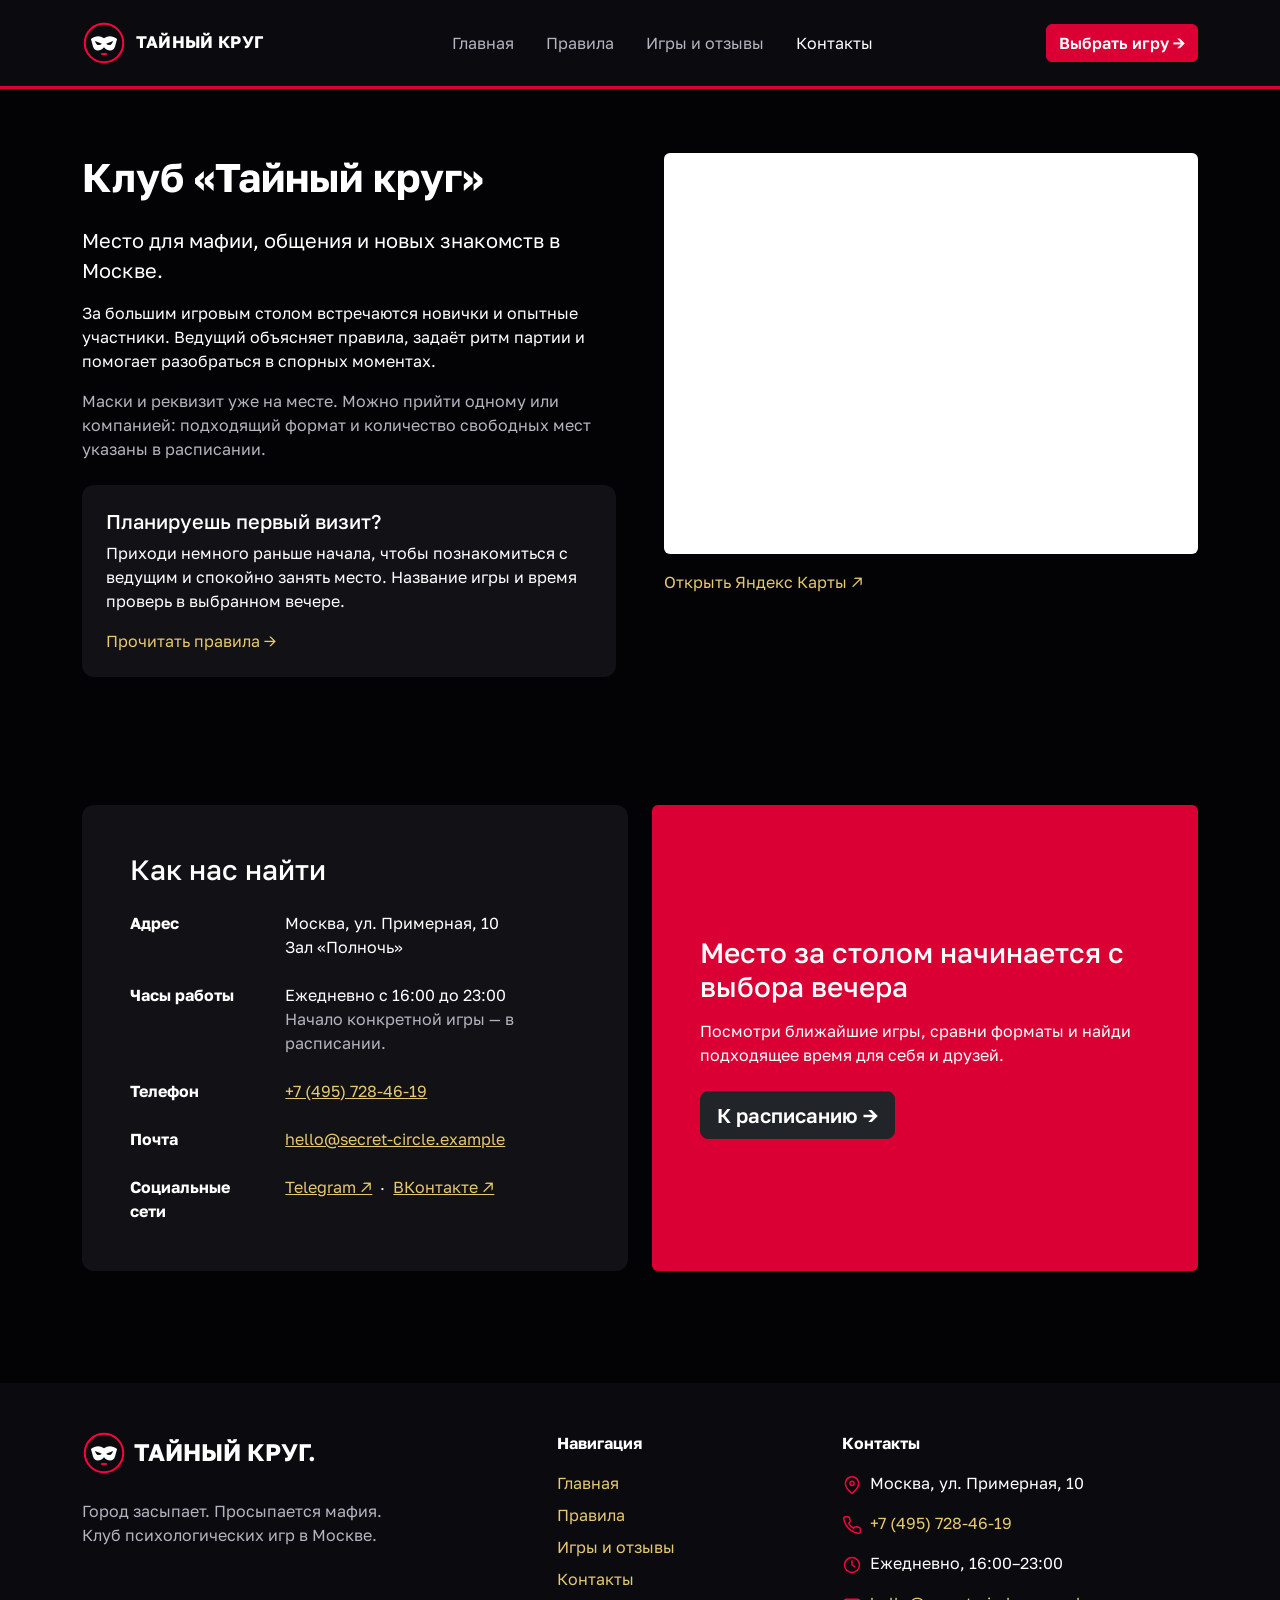
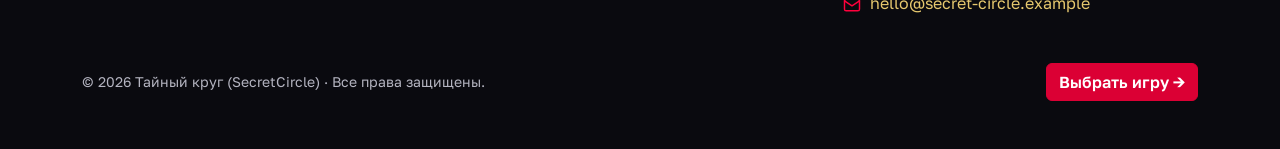
<file: contacts.html>
<!DOCTYPE html>
<html lang="ru" data-bs-theme="dark">
  <head>
    <meta charset="UTF-8">
    <meta name="viewport" content="width=device-width, initial-scale=1.0">
    <meta name="description" content="Контакты клуба «Тайный круг»: адрес, часы работы, телефон, информация о зале и карта Москвы.">
    <title>Контакты — Тайный круг</title>
    <link href="https://cdn.jsdelivr.net/npm/bootstrap@5.3.8/dist/css/bootstrap.min.css" rel="stylesheet">
    <link rel="preconnect" href="https://fonts.googleapis.com">
    <link rel="preconnect" href="https://fonts.gstatic.com" crossorigin>
    <link href="https://fonts.googleapis.com/css2?family=Golos+Text:wght@400;500;600;700;800;900&amp;display=swap" rel="stylesheet">
    <link href="css/custom.css?v=20261105-2" rel="stylesheet">
  </head>
  <body>
    <a class="visually-hidden-focusable btn btn-danger position-absolute" href="#main">
      Перейти к содержимому
    </a>
    <header class="sticky-top border-bottom border-danger border-3">
      <nav class="navbar navbar-expand-lg py-3" aria-label="Основная навигация">
        <div class="container">
          <a class="navbar-brand fw-bold" href="index.html">
            <img class="brand-mark" src="images/logo.svg" width="44" height="44" alt="" aria-hidden="true">
            <span>ТАЙНЫЙ КРУГ</span>
          </a>
          <button class="navbar-toggler" type="button" data-bs-toggle="collapse" data-bs-target="#mainNavbar" aria-controls="mainNavbar" aria-expanded="false" aria-label="Открыть меню">
            <span class="navbar-toggler-icon">
            </span>
          </button>
          <div class="collapse navbar-collapse" id="mainNavbar">
            <ul class="navbar-nav mx-auto gap-lg-3">
              <li class="nav-item">
                <a class="nav-link"  href="index.html">
                  Главная
                </a>
              </li>
              <li class="nav-item">
                <a class="nav-link" href="rules.html">
                  Правила
                </a>
              </li>
              <li class="nav-item">
                <a class="nav-link"  href="schedule.html">Игры и отзывы</a>
              </li>
              <li class="nav-item"><a class="nav-link active" aria-current="page" href="contacts.html">Контакты</a></li>
            </ul>
            <a class="btn btn-danger mt-3 mt-lg-0" href="schedule.html">
              Выбрать игру →
            </a>
          </div>
        </div>
      </nav>
    </header>
    <main id="main">
      <section class="section-space" id="venue"><div class="container"><div class="row g-5">
        <div class="col-lg-6"><h1 class="display-6 fw-bold mb-4">Клуб «Тайный круг»</h1><p class="lead">Место для мафии, общения и новых знакомств в Москве.</p><p>За большим игровым столом встречаются новички и опытные участники. Ведущий объясняет правила, задаёт ритм партии и помогает разобраться в спорных моментах.</p><p class="text-body-secondary">Маски и реквизит уже на месте. Можно прийти одному или компанией: подходящий формат и количество свободных мест указаны в расписании.</p>
          <div class="club-panel p-4 mt-4"><h3 class="h5">Планируешь первый визит?</h3><p>Приходи немного раньше начала, чтобы познакомиться с ведущим и спокойно занять место. Название игры и время проверь в выбранном вечере.</p><a href="rules.html" class="text-link">Прочитать правила →</a></div>
        </div>
        <div class="col-lg-6" id="location"><div class="ratio ratio-4x3"><iframe class="rounded" title="Карта Москвы — Яндекс Карты" src="https://yandex.ru/map-widget/v1/?ll=37.617635%2C55.755814&amp;z=12" referrerpolicy="no-referrer"></iframe></div><a class="text-link d-inline-block mt-3" href="https://yandex.ru/maps/213/moscow/" target="_blank" rel="noopener noreferrer">Открыть Яндекс Карты ↗</a></div>
      </div></div></section>
<section class="section-space"><div class="container"><div class="row g-4 align-items-stretch">
        <div class="col-lg-6"><div class="club-panel p-4 p-md-5 h-100"><h2 class="h3 mb-4">Как нас найти</h2><dl class="row g-3 mb-0">
          <dt class="col-sm-4">Адрес</dt><dd class="col-sm-8"><address class="mb-0">Москва, ул. Примерная, 10<br>Зал «Полночь»</address></dd>
          <dt class="col-sm-4">Часы работы</dt><dd class="col-sm-8">Ежедневно с 16:00 до 23:00<br><span class="text-body-secondary">Начало конкретной игры — в расписании.</span></dd>
          <dt class="col-sm-4">Телефон</dt><dd class="col-sm-8"><a href="tel:+74957284619">+7 (495) 728-46-19</a></dd>
          <dt class="col-sm-4">Почта</dt><dd class="col-sm-8 text-break"><a href="mailto:hello@secret-circle.example">hello@secret-circle.example</a></dd>
          <dt class="col-sm-4">Социальные сети</dt><dd class="col-sm-8"><a href="https://t.me/" target="_blank" rel="noopener noreferrer">Telegram ↗</a><span class="mx-2">·</span><a href="https://vk.com/" target="_blank" rel="noopener noreferrer">ВКонтакте ↗</a></dd>
        </dl></div></div>
        <div class="col-lg-6"><div class="bg-danger text-white rounded p-4 p-md-5 h-100 d-flex flex-column justify-content-center"><h2 class="h3 mb-3">Место за столом начинается с выбора вечера</h2><p class="mb-4">Посмотри ближайшие игры, сравни форматы и найди подходящее время для себя и друзей.</p><a class="btn btn-dark btn-lg align-self-start" href="schedule.html">К расписанию →</a></div></div>
      </div></div></section>
    </main>
    <footer class="py-5 mt-5">
      <div class="container">
        <div class="row g-4">
          <div class="col-lg-5">
            <a class="h4 fw-bold text-decoration-none text-white d-inline-flex align-items-center gap-2" href="index.html">
              <img src="images/logo.svg" width="44" height="44" alt="" aria-hidden="true">
              <span>ТАЙНЫЙ КРУГ.</span>
            </a>
            <p class="text-body-secondary mt-3 mb-0">
              Город засыпает. Просыпается мафия.
              <br>
              Клуб психологических игр в Москве.
            </p>
          </div>
          <div class="col-sm-6 col-lg-3">
            <p class="fw-bold">
              Навигация
            </p>
            <ul class="list-unstyled mb-0">
              <li class="mb-2">
                <a href="index.html">
                  Главная
                </a>
              </li>
              <li class="mb-2">
                <a href="rules.html">
                  Правила
                </a>
              </li>
              <li class="mb-2">
                <a href="schedule.html">Игры и отзывы</a>
              </li>
            <li class="mb-2"><a href="contacts.html">Контакты</a></li>
            </ul>
          </div>
          <div class="col-sm-6 col-lg-4">
            <p class="fw-bold">Контакты</p>
            <ul class="list-unstyled d-flex flex-column gap-3 mb-0">
              <li class="d-flex align-items-start gap-2"><svg class="flex-shrink-0 mt-1 text-danger" width="20" height="20" viewBox="0 0 24 24" fill="none" stroke="currentColor" stroke-width="1.75" stroke-linecap="round" stroke-linejoin="round" aria-hidden="true" focusable="false"><path d="M20 10c0 6-8 12-8 12S4 16 4 10a8 8 0 1 1 16 0Z"/><circle cx="12" cy="10" r="2.5"/></svg><a class="text-white" href="contacts.html#location">Москва, ул. Примерная, 10</a></li>
              <li class="d-flex align-items-start gap-2"><svg class="flex-shrink-0 mt-1 text-danger" width="20" height="20" viewBox="0 0 24 24" fill="none" stroke="currentColor" stroke-width="1.75" stroke-linecap="round" stroke-linejoin="round" aria-hidden="true" focusable="false"><path d="M22 16.9v3a2 2 0 0 1-2.2 2 19.8 19.8 0 0 1-8.6-3.1 19.5 19.5 0 0 1-6-6A19.8 19.8 0 0 1 2.1 4.2 2 2 0 0 1 4.1 2h3a2 2 0 0 1 2 1.7c.1 1 .4 2 .7 2.8a2 2 0 0 1-.5 2.1L8 9.9a16 16 0 0 0 6 6l1.3-1.3a2 2 0 0 1 2.1-.5c.9.3 1.9.6 2.8.7a2 2 0 0 1 1.8 2.1Z"/></svg><a href="tel:+74957284619">+7 (495) 728-46-19</a></li>
              <li class="d-flex align-items-start gap-2"><svg class="flex-shrink-0 mt-1 text-danger" width="20" height="20" viewBox="0 0 24 24" fill="none" stroke="currentColor" stroke-width="1.75" stroke-linecap="round" stroke-linejoin="round" aria-hidden="true" focusable="false"><circle cx="12" cy="12" r="9"/><path d="M12 7v5l3 2"/></svg><span>Ежедневно, 16:00–23:00</span></li>
              <li class="d-flex align-items-start gap-2"><svg class="flex-shrink-0 mt-1 text-danger" width="20" height="20" viewBox="0 0 24 24" fill="none" stroke="currentColor" stroke-width="1.75" stroke-linecap="round" stroke-linejoin="round" aria-hidden="true" focusable="false"><rect x="3" y="5" width="18" height="14" rx="2"/><path d="m3 7 9 6 9-6"/></svg><a class="text-break" href="mailto:hello@secret-circle.example">hello@secret-circle.example</a></li>
            </ul>
          </div>
        </div>
        <div class="d-flex flex-column flex-md-row align-items-start align-items-md-center justify-content-between gap-3 mt-5">
          <p class="mb-0 text-body-secondary small">
            © 2026 Тайный круг (SecretCircle) · Все права защищены.
          </p>
          <a class="btn btn-danger" href="schedule.html">Выбрать игру →</a>
        </div>
      </div>
    </footer>
    <script src="https://cdn.jsdelivr.net/npm/bootstrap@5.3.8/dist/js/bootstrap.bundle.min.js">
    </script>
  </body>
</html>
</file>
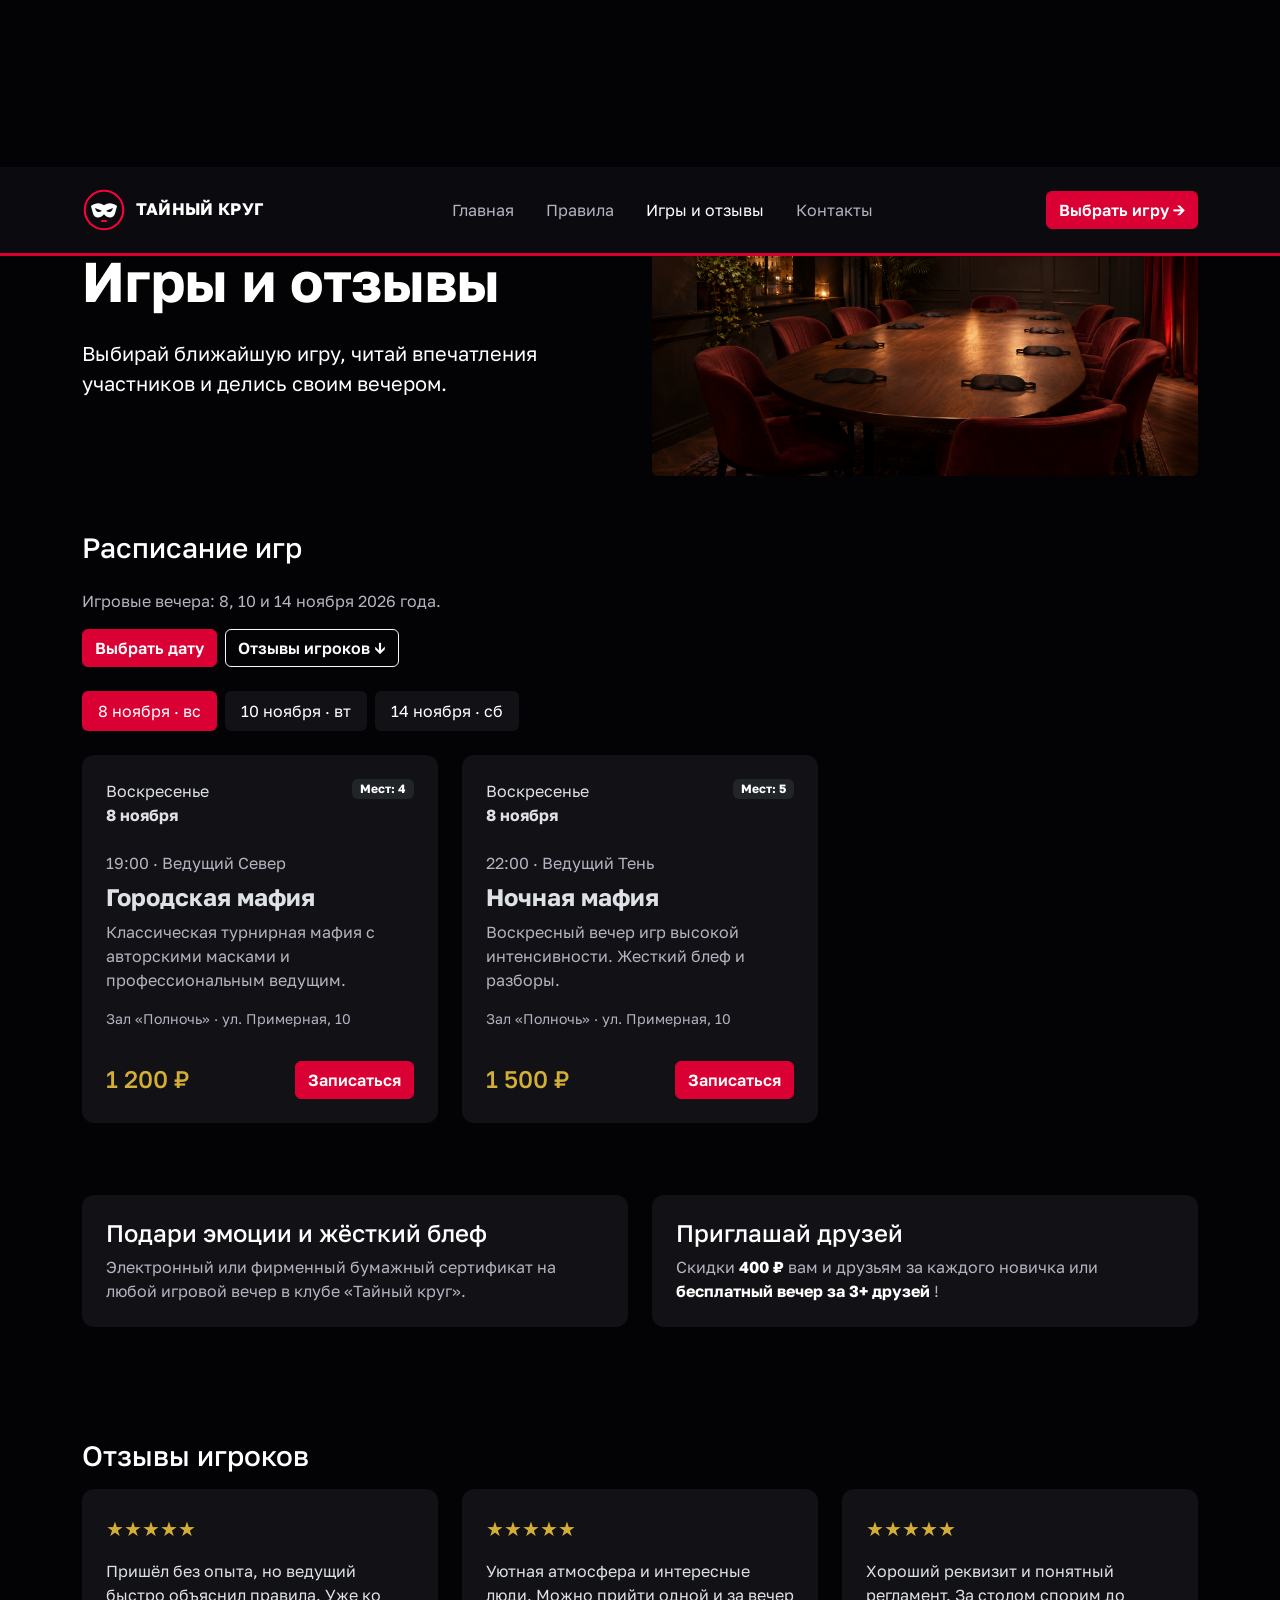
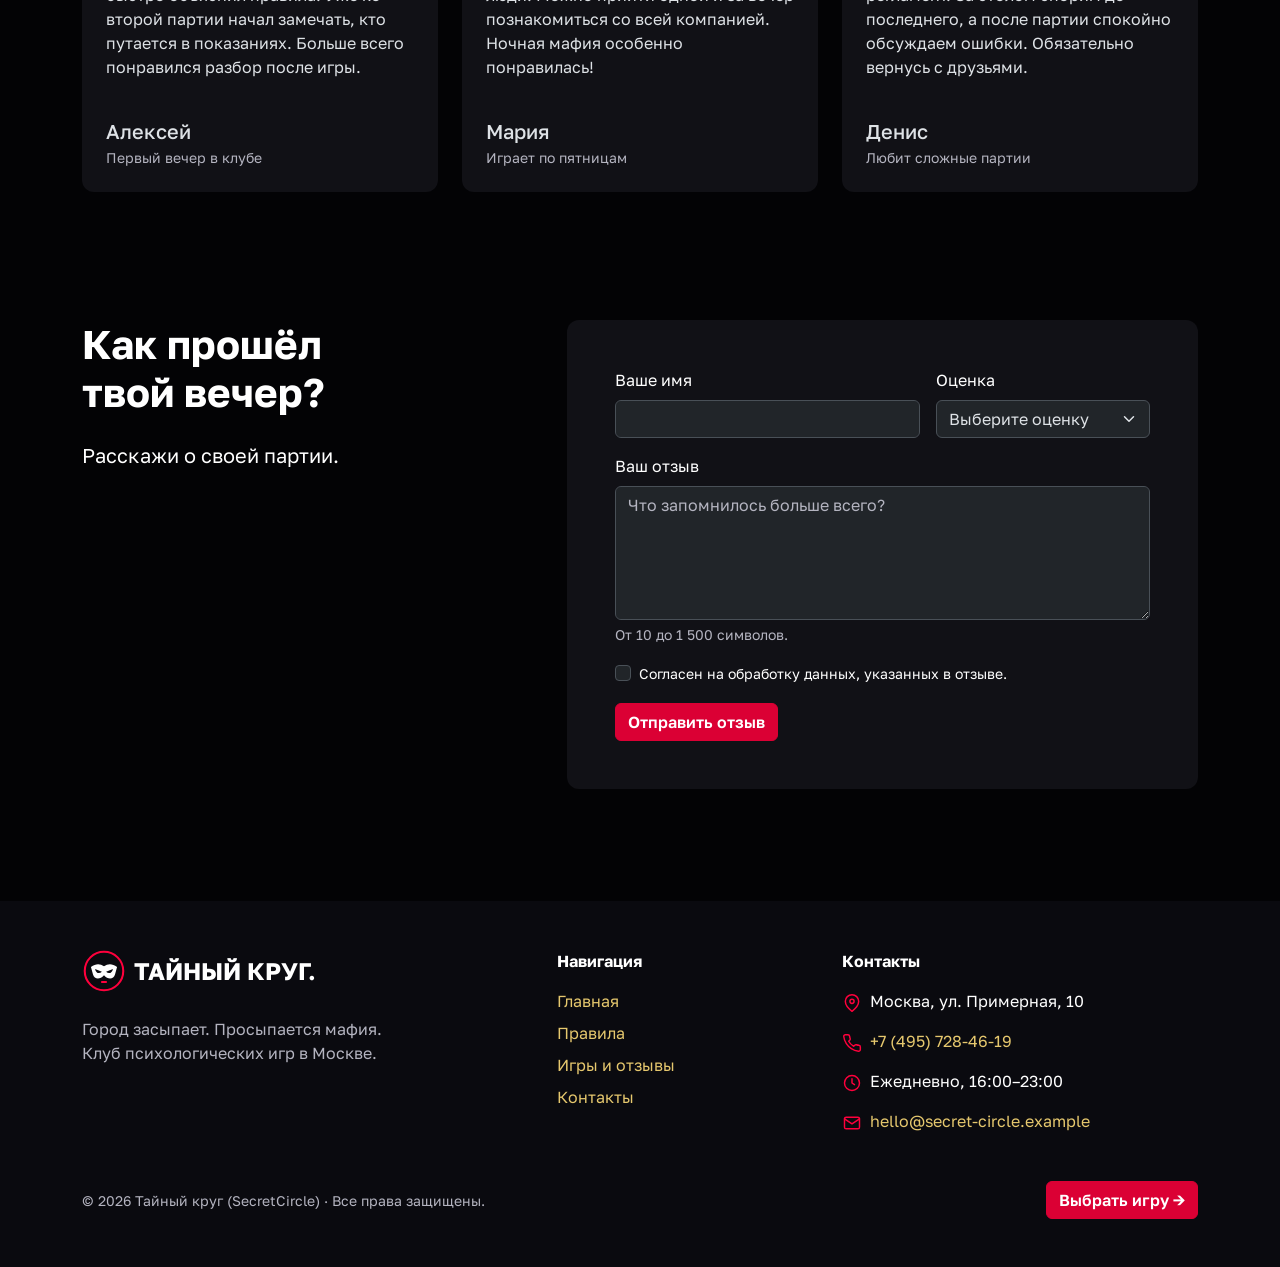
<file: reviews.html>
<!DOCTYPE html>
<html lang="ru" data-bs-theme="dark"><head><meta charset="UTF-8"><meta name="viewport" content="width=device-width, initial-scale=1"><meta http-equiv="refresh" content="0;url=schedule.html#reviews"><link rel="canonical" href="schedule.html"><title>Отзывы — Тайный круг</title><link href="https://cdn.jsdelivr.net/npm/bootstrap@5.3.8/dist/css/bootstrap.min.css" rel="stylesheet"></head><body class="bg-dark text-white"><main class="container py-5"><h1 class="h2">Отзывы игроков</h1><p>Отзывы теперь на странице игр.</p><a href="schedule.html#reviews" class="btn btn-danger">Перейти к играм и отзывам →</a></main></body></html>
</file>
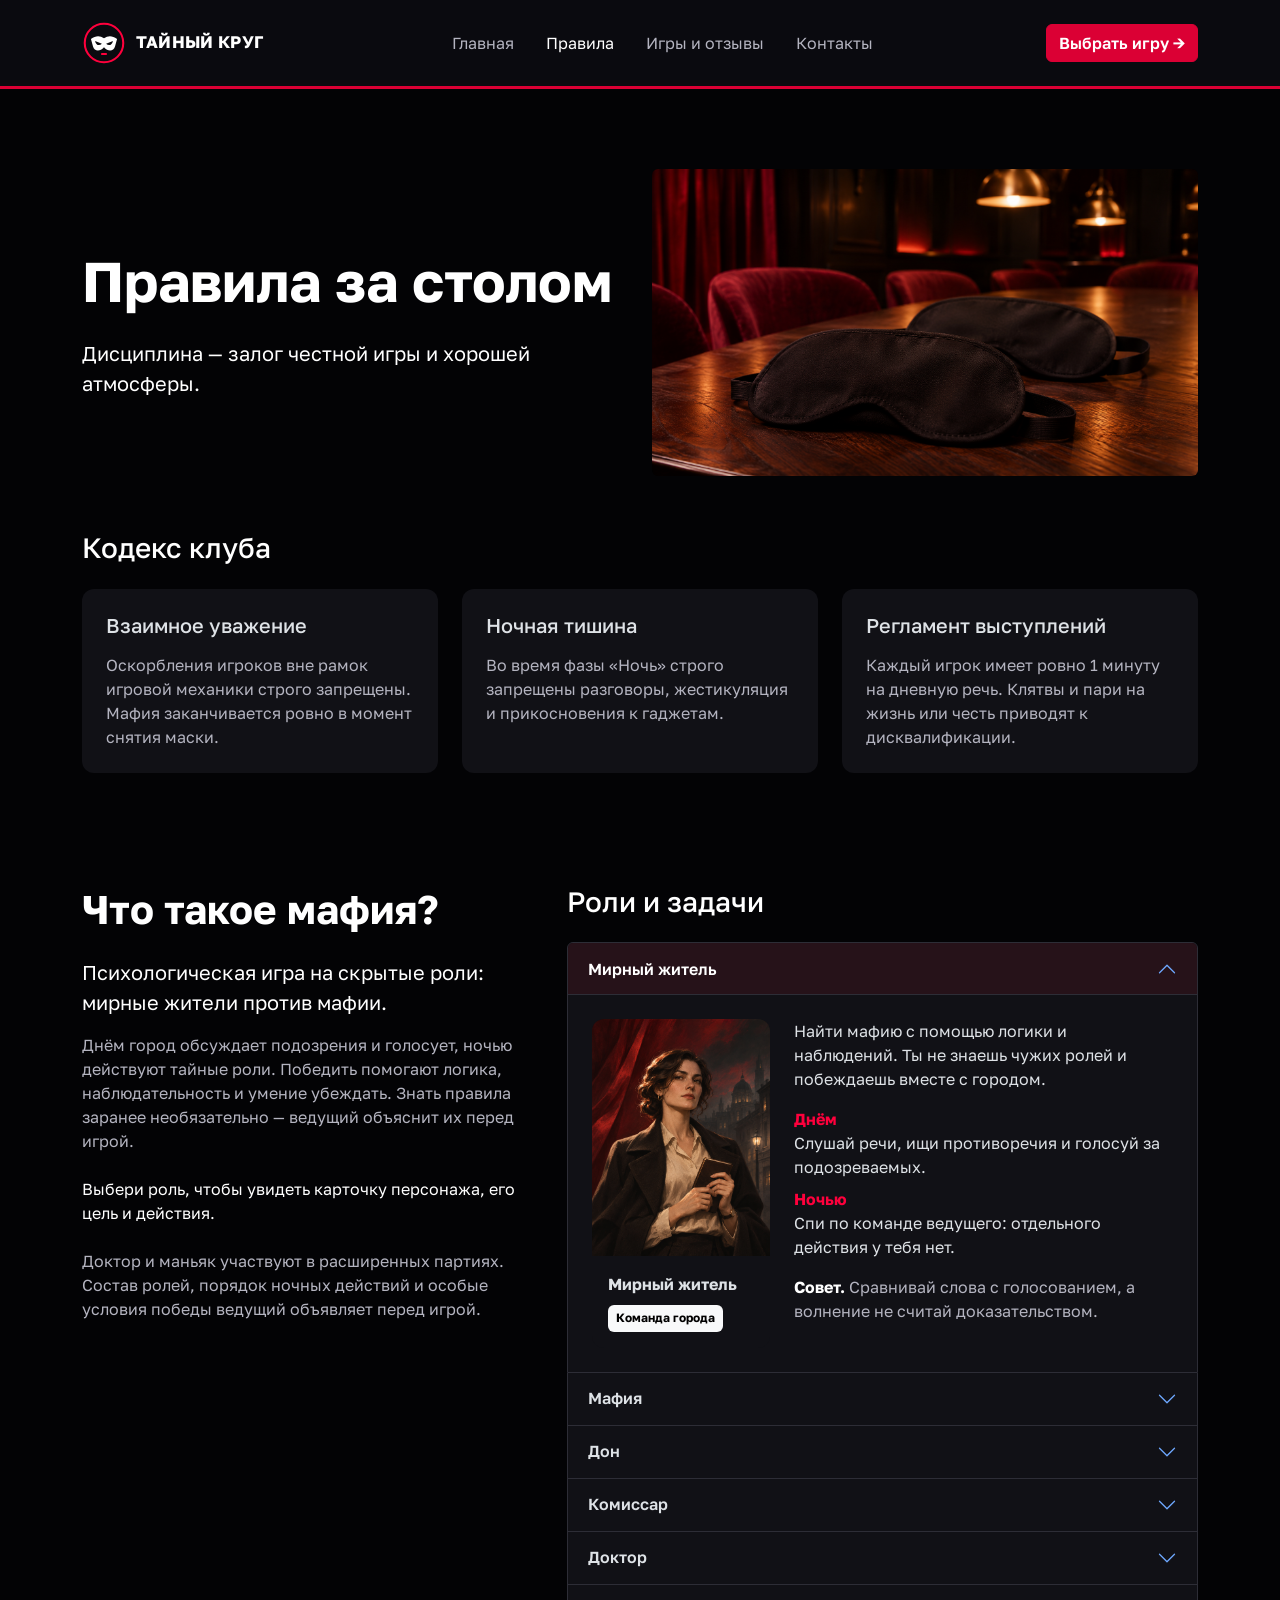
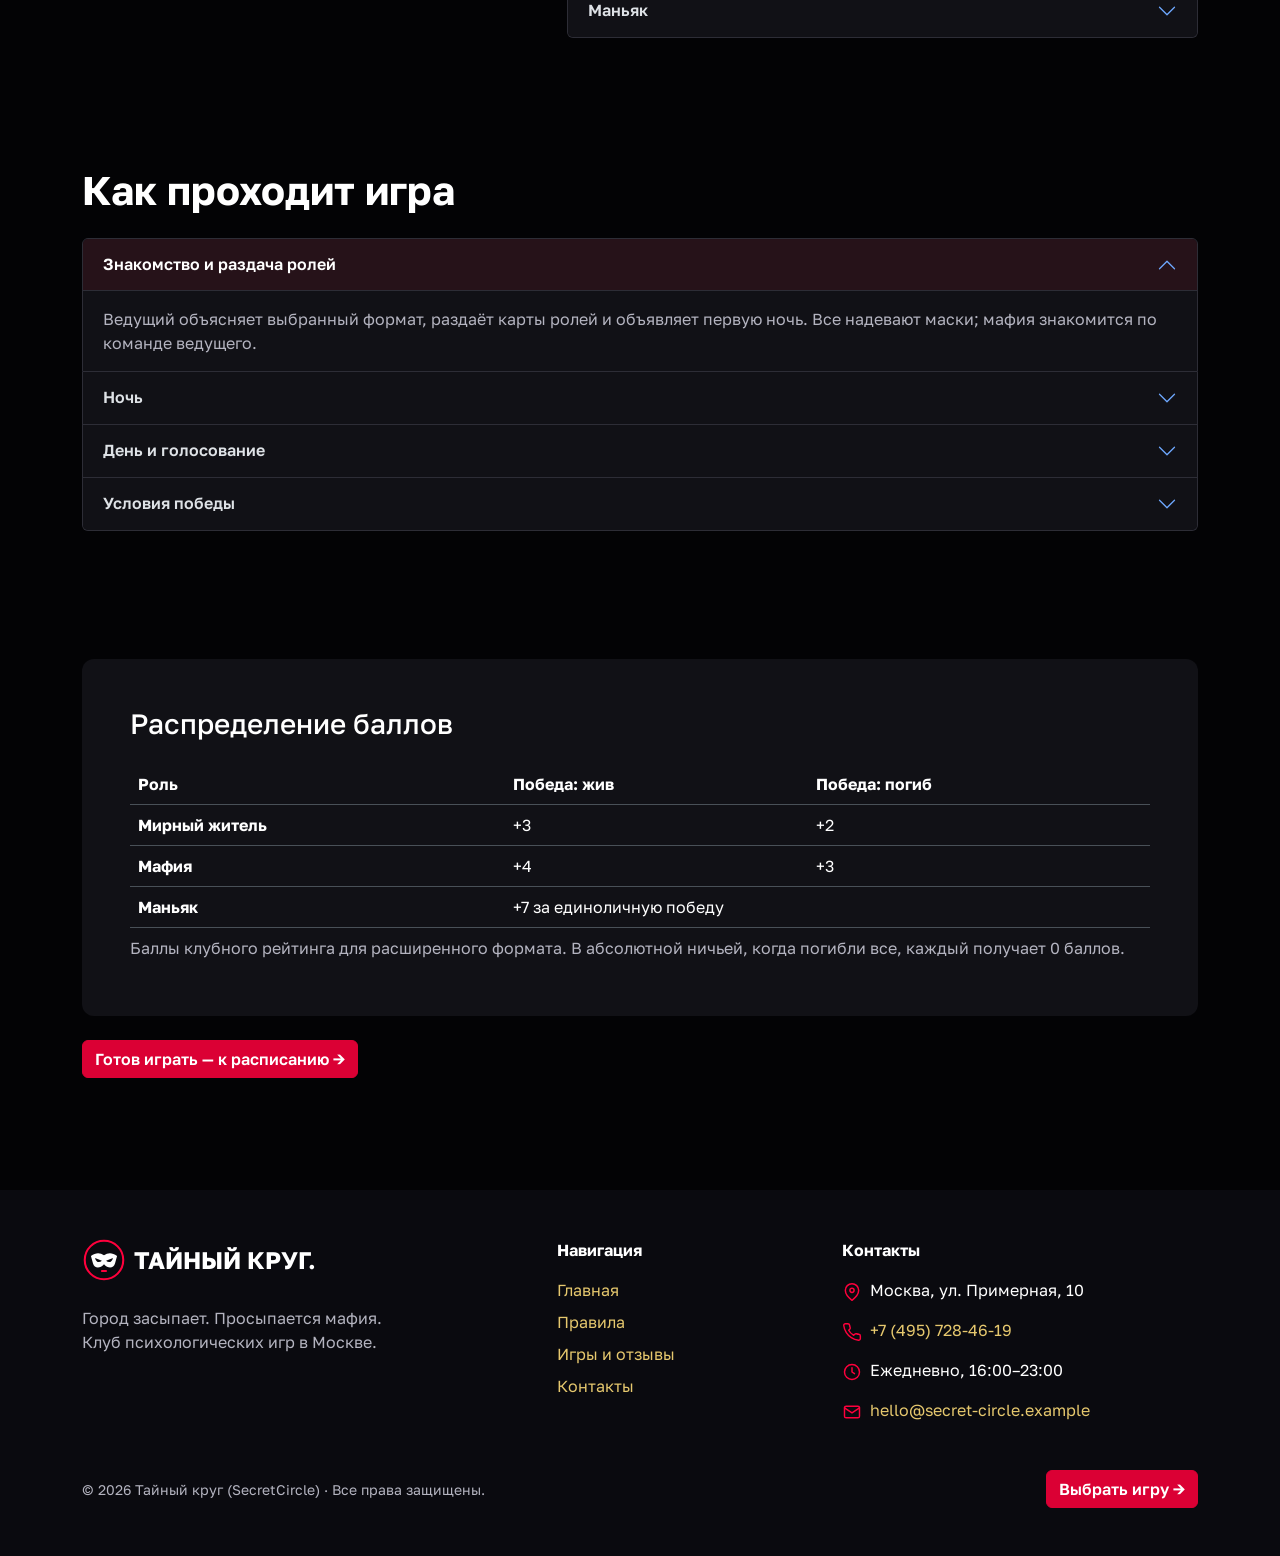
<file: rules.html>
<!DOCTYPE html>
<html lang="ru" data-bs-theme="dark">
  <head>
    <meta charset="UTF-8">
    <meta name="viewport" content="width=device-width, initial-scale=1.0">
    <meta name="description" content="Клуб мафии «Тайный круг» в Москве. Правила игры, отзывы участников, расписание вечеров и запись на игры.">
    <title>
      Правила — Тайный круг
    </title>
    <link href="https://cdn.jsdelivr.net/npm/bootstrap@5.3.8/dist/css/bootstrap.min.css" rel="stylesheet">
    <link rel="preconnect" href="https://fonts.googleapis.com">
    <link rel="preconnect" href="https://fonts.gstatic.com" crossorigin>
    <link href="https://fonts.googleapis.com/css2?family=Golos+Text:wght@400;500;600;700;800;900&amp;display=swap" rel="stylesheet">
    <link href="css/custom.css?v=20261105-2" rel="stylesheet">
  </head>
  <body>
    <a class="visually-hidden-focusable btn btn-danger position-absolute" href="#main">
      Перейти к содержимому
    </a>
    <header class="sticky-top border-bottom border-danger border-3">
      <nav class="navbar navbar-expand-lg py-3" aria-label="Основная навигация">
        <div class="container">
          <a class="navbar-brand fw-bold" href="index.html">
            <img class="brand-mark" src="images/logo.svg" width="44" height="44" alt="" aria-hidden="true">
            <span>ТАЙНЫЙ КРУГ</span>
          </a>
          <button class="navbar-toggler" type="button" data-bs-toggle="collapse" data-bs-target="#mainNavbar" aria-controls="mainNavbar" aria-expanded="false" aria-label="Открыть меню">
            <span class="navbar-toggler-icon">
            </span>
          </button>
          <div class="collapse navbar-collapse" id="mainNavbar">
            <ul class="navbar-nav mx-auto gap-lg-3">
              <li class="nav-item">
                <a class="nav-link"  href="index.html">
                  Главная
                </a>
              </li>
              <li class="nav-item">
                <a class="nav-link active" aria-current="page" href="rules.html">
                  Правила
                </a>
              </li>
              <li class="nav-item">
                <a class="nav-link"  href="schedule.html">Игры и отзывы</a>
              </li>
              <li class="nav-item"><a class="nav-link" href="contacts.html">Контакты</a></li>
            </ul>
            <a class="btn btn-danger mt-3 mt-lg-0" href="schedule.html">
              Выбрать игру →
            </a>
          </div>
        </div>
      </nav>
    </header>
    <main id="main">
      <section class="page-heading">
        <div class="container"><div class="row g-4 align-items-center"><div class="col-lg-6">
          <h1 class="display-4 fw-bold">
            Правила за столом
          </h1>
          <p class="lead mt-4 mb-0">
            Дисциплина — залог честной игры и хорошей атмосферы.
          </p>
        </div><div class="col-lg-6"><img src="images/club-masks.png" class="img-fluid rounded w-100 feature-photo" width="1200" height="800" alt="Маски для ночной фазы мафии" fetchpriority="high"></div></div></div>
      </section>
      <section class="pb-5">
        <div class="container">
          <h2 class="h3 mb-4">
            Кодекс клуба
          </h2>
          <div class="row g-4">
            <div class="col-md-4">
              <div class="card h-100">
                <div class="card-body p-4">
                  <h3 class="h5 mb-3">
                    Взаимное уважение
                  </h3>
                  <p class="text-body-secondary mb-0">
                    Оскорбления игроков вне рамок игровой механики строго запрещены. Мафия заканчивается ровно в момент снятия маски.
                  </p>
                </div>
              </div>
            </div>
            <div class="col-md-4">
              <div class="card h-100">
                <div class="card-body p-4">
                  <h3 class="h5 mb-3">
                    Ночная тишина
                  </h3>
                  <p class="text-body-secondary mb-0">
                    Во время фазы «Ночь» строго запрещены разговоры, жестикуляция и прикосновения к гаджетам.
                  </p>
                </div>
              </div>
            </div>
            <div class="col-md-4">
              <div class="card h-100">
                <div class="card-body p-4">
                  <h3 class="h5 mb-3">
                    Регламент выступлений
                  </h3>
                  <p class="text-body-secondary mb-0">
                    Каждый игрок имеет ровно 1 минуту на дневную речь. Клятвы и пари на жизнь или честь приводят к дисквалификации.
                  </p>
                </div>
              </div>
            </div>
          </div>
        </div>
      </section>
      <section class="section-space" id="game-roles">
        <div class="container"><div class="row g-4 g-xl-5">
          <div class="col-lg-5"><h2 class="display-6 fw-bold mb-4">Что такое мафия?</h2>
            <p class="lead">Психологическая игра на скрытые роли: мирные жители против мафии.</p>
            <p class="text-body-secondary">Днём город обсуждает подозрения и голосует, ночью действуют тайные роли. Победить помогают логика, наблюдательность и умение убеждать. Знать правила заранее необязательно — ведущий объяснит их перед игрой.</p>
            <p class="mt-4">Выбери роль, чтобы увидеть карточку персонажа, его цель и действия.</p>
            <p class="text-body-secondary mt-4 mb-0">Доктор и маньяк участвуют в расширенных партиях. Состав ролей, порядок ночных действий и особые условия победы ведущий объявляет перед игрой.</p>
          </div>
          <div class="col-lg-7"><h2 class="h3 mb-4">Роли и задачи</h2>
            <div class="accordion" id="roles">
              <div class="accordion-item"><h3 class="accordion-header"><button class="accordion-button " type="button" data-bs-toggle="collapse" data-bs-target="#role-civilian" aria-expanded="true" aria-controls="role-civilian">Мирный житель</button></h3>
                <div id="role-civilian" class="accordion-collapse collapse show" data-bs-parent="#roles"><div class="accordion-body p-3 p-xl-4"><div class="row g-4 align-items-start">
                  <div class="col-sm-4"><figure class="card overflow-hidden mb-0"><img src="images/role-civilian.png" class="card-img-top img-fluid role-portrait" width="900" height="1200" alt="Наблюдательная горожанка с блокнотом" loading="lazy"><figcaption class="card-body p-3"><p class="fw-bold mb-2">Мирный житель</p><span class="badge text-bg-light text-wrap text-start lh-base">Команда города</span></figcaption></figure></div>
                  <div class="col-sm-8"><p>Найти мафию с помощью логики и наблюдений. Ты не знаешь чужих ролей и побеждаешь вместе с городом.</p><dl class="mb-3"><dt class="text-danger">Днём</dt><dd>Слушай речи, ищи противоречия и голосуй за подозреваемых.</dd><dt class="text-danger">Ночью</dt><dd class="mb-0">Спи по команде ведущего: отдельного действия у тебя нет.</dd></dl><p class="text-body-secondary mb-0"><strong class="text-white">Совет.</strong> Сравнивай слова с голосованием, а волнение не считай доказательством.</p></div>
                </div></div></div>
              </div>
              <div class="accordion-item"><h3 class="accordion-header"><button class="accordion-button collapsed" type="button" data-bs-toggle="collapse" data-bs-target="#role-mafia" aria-expanded="false" aria-controls="role-mafia">Мафия</button></h3>
                <div id="role-mafia" class="accordion-collapse collapse " data-bs-parent="#roles"><div class="accordion-body p-3 p-xl-4"><div class="row g-4 align-items-start">
                  <div class="col-sm-4"><figure class="card overflow-hidden mb-0"><img src="images/role-mafia.png" class="card-img-top img-fluid role-portrait" width="900" height="1200" alt="Персонаж мафии в тёмном костюме" loading="lazy"><figcaption class="card-body p-3"><p class="fw-bold mb-2">Мафия</p><span class="badge text-bg-danger text-wrap text-start lh-base">Команда мафии</span></figcaption></figure></div>
                  <div class="col-sm-8"><p>Остаться незамеченной и добиться равенства численности мафии и города. Ты знаешь своих союзников.</p><dl class="mb-3"><dt class="text-danger">Днём</dt><dd>Предлагай убедительные версии и отводи подозрения от команды.</dd><dt class="text-danger">Ночью</dt><dd class="mb-0">Вместе с мафией молча выбери цель по команде ведущего.</dd></dl><p class="text-body-secondary mb-0"><strong class="text-white">Совет.</strong> Не защищай союзников слишком явно: город замечает связи.</p></div>
                </div></div></div>
              </div>
              <div class="accordion-item"><h3 class="accordion-header"><button class="accordion-button collapsed" type="button" data-bs-toggle="collapse" data-bs-target="#role-don" aria-expanded="false" aria-controls="role-don">Дон</button></h3>
                <div id="role-don" class="accordion-collapse collapse " data-bs-parent="#roles"><div class="accordion-body p-3 p-xl-4"><div class="row g-4 align-items-start">
                  <div class="col-sm-4"><figure class="card overflow-hidden mb-0"><img src="images/role-don.png" class="card-img-top img-fluid role-portrait" width="900" height="1200" alt="Дон в строгом костюме в бордовом кресле" loading="lazy"><figcaption class="card-body p-3"><p class="fw-bold mb-2">Дон</p><span class="badge text-bg-danger text-wrap text-start lh-base">Команда мафии</span></figcaption></figure></div>
                  <div class="col-sm-8"><p>Помочь мафии выполнить общий план. Условие победы то же, что у команды мафии.</p><dl class="mb-3"><dt class="text-danger">Днём</dt><dd>Следи за обсуждением и объясняй свою позицию как обычный игрок.</dd><dt class="text-danger">Ночью</dt><dd class="mb-0">Участвуй в выборе цели; в формате с проверками дополнительно ищи комиссара.</dd></dl><p class="text-body-secondary mb-0"><strong class="text-white">Совет.</strong> Порядок проверки уточни до игры. Не выдавай знание союзников.</p></div>
                </div></div></div>
              </div>
              <div class="accordion-item"><h3 class="accordion-header"><button class="accordion-button collapsed" type="button" data-bs-toggle="collapse" data-bs-target="#role-commissar" aria-expanded="false" aria-controls="role-commissar">Комиссар</button></h3>
                <div id="role-commissar" class="accordion-collapse collapse " data-bs-parent="#roles"><div class="accordion-body p-3 p-xl-4"><div class="row g-4 align-items-start">
                  <div class="col-sm-4"><figure class="card overflow-hidden mb-0"><img src="images/role-commissar.png" class="card-img-top img-fluid role-portrait" width="900" height="1200" alt="Женщина-детектив с записной книжкой" loading="lazy"><figcaption class="card-body p-3"><p class="fw-bold mb-2">Комиссар</p><span class="badge text-bg-light text-wrap text-start lh-base">Команда города</span></figcaption></figure></div>
                  <div class="col-sm-8"><p>Получать проверенную информацию и помочь городу найти мафию. Победа у тебя общая с мирными.</p><dl class="mb-3"><dt class="text-danger">Днём</dt><dd>Используй результаты проверок и выбирай момент, чтобы раскрыться.</dd><dt class="text-danger">Ночью</dt><dd class="mb-0">Проверь одного участника и получи ответ ведущего по правилам формата.</dd></dl><p class="text-body-secondary mb-0"><strong class="text-white">Совет.</strong> Запоминай порядок проверок. Остальные вправе сомневаться в твоей версии.</p></div>
                </div></div></div>
              </div>
              <div class="accordion-item"><h3 class="accordion-header"><button class="accordion-button collapsed" type="button" data-bs-toggle="collapse" data-bs-target="#role-doctor" aria-expanded="false" aria-controls="role-doctor">Доктор</button></h3>
                <div id="role-doctor" class="accordion-collapse collapse " data-bs-parent="#roles"><div class="accordion-body p-3 p-xl-4"><div class="row g-4 align-items-start">
                  <div class="col-sm-4"><figure class="card overflow-hidden mb-0"><img src="images/role-doctor.png" class="card-img-top img-fluid role-portrait" width="900" height="1200" alt="Доктор в светлом халате со стетоскопом" loading="lazy"><figcaption class="card-body p-3"><p class="fw-bold mb-2">Доктор</p><span class="badge text-bg-light text-wrap text-start lh-base">Город · расширенный формат</span></figcaption></figure></div>
                  <div class="col-sm-8"><p>Спасать участников от ночной атаки. Ты играешь и побеждаешь на стороне города.</p><dl class="mb-3"><dt class="text-danger">Днём</dt><dd>Обсуждай подозрения и голосуй на общих основаниях.</dd><dt class="text-danger">Ночью</dt><dd class="mb-0">Выбери игрока для спасения по команде ведущего.</dd></dl><p class="text-body-secondary mb-0"><strong class="text-white">Совет.</strong> Уточни ограничения самолечения и повторных спасений перед партией.</p></div>
                </div></div></div>
              </div>
              <div class="accordion-item"><h3 class="accordion-header"><button class="accordion-button collapsed" type="button" data-bs-toggle="collapse" data-bs-target="#role-maniac" aria-expanded="false" aria-controls="role-maniac">Маньяк</button></h3>
                <div id="role-maniac" class="accordion-collapse collapse " data-bs-parent="#roles"><div class="accordion-body p-3 p-xl-4"><div class="row g-4 align-items-start">
                  <div class="col-sm-4"><figure class="card overflow-hidden mb-0"><img src="images/role-maniac.png" class="card-img-top img-fluid role-portrait" width="900" height="1200" alt="Загадочный одиночка в тёмном капюшоне" loading="lazy"><figcaption class="card-body p-3"><p class="fw-bold mb-2">Маньяк</p><span class="badge text-bg-danger text-wrap text-start lh-base">Независимая роль</span></figcaption></figure></div>
                  <div class="col-sm-8"><p>Выполнить собственное условие победы — обычно остаться последним. Союзников у тебя нет.</p><dl class="mb-3"><dt class="text-danger">Днём</dt><dd>Следи за балансом города и мафии, участвуй в обсуждении.</dd><dt class="text-danger">Ночью</dt><dd class="mb-0">Выбери собственную цель по команде ведущего.</dd></dl><p class="text-body-secondary mb-0"><strong class="text-white">Совет.</strong> Точное условие победы и порядок ночных действий объявляет ведущий.</p></div>
                </div></div></div>
              </div></div></div></div></div></section>
      <section class="section-space">
        <div class="container">
          <h2 class="display-6 fw-bold mb-4">
            Как проходит игра
          </h2>
          <div class="accordion" id="phases">
            <div class="accordion-item">
              <h3 class="accordion-header">
                <button class="accordion-button" type="button" data-bs-toggle="collapse" data-bs-target="#phases0" aria-expanded="true" aria-controls="phases0">
                  Знакомство и раздача ролей
                </button>
              </h3>
              <div id="phases0" class="accordion-collapse collapse show" data-bs-parent="#phases">
                <div class="accordion-body text-body-secondary">
                  Ведущий объясняет выбранный формат, раздаёт карты ролей и объявляет первую ночь. Все надевают маски; мафия знакомится по команде ведущего.
                </div>
              </div>
            </div>
            <div class="accordion-item">
              <h3 class="accordion-header">
                <button class="accordion-button collapsed" type="button" data-bs-toggle="collapse" data-bs-target="#phases1" aria-expanded="false" aria-controls="phases1">
                  Ночь
                </button>
              </h3>
              <div id="phases1" class="accordion-collapse collapse" data-bs-parent="#phases">
                <div class="accordion-body text-body-secondary">
                  Игроки закрывают глаза. Ведущий по очереди будит активные роли: мафия выбирает жертву, комиссар проверяет игрока. В расширенном формате доктор лечит, маньяк выбирает свою цель. Все действия выполняются молча.
                </div>
              </div>
            </div>
            <div class="accordion-item">
              <h3 class="accordion-header">
                <button class="accordion-button collapsed" type="button" data-bs-toggle="collapse" data-bs-target="#phases2" aria-expanded="false" aria-controls="phases2">
                  День и голосование
                </button>
              </h3>
              <div id="phases2" class="accordion-collapse collapse" data-bs-parent="#phases">
                <div class="accordion-body text-body-secondary">
                  Ведущий сообщает итоги ночи. Каждый участник получает минуту на речь. Игроки выдвигают подозреваемых и голосуют. Выбывший больше не подсказывает оставшимся. При равенстве голосов проводится повторное голосование по регламенту ведущего.
                </div>
              </div>
            </div>
            <div class="accordion-item">
              <h3 class="accordion-header">
                <button class="accordion-button collapsed" type="button" data-bs-toggle="collapse" data-bs-target="#phases3" aria-expanded="false" aria-controls="phases3">
                  Условия победы
                </button>
              </h3>
              <div id="phases3" class="accordion-collapse collapse" data-bs-parent="#phases">
                <div class="accordion-body text-body-secondary">
                  Мирные побеждают, когда вся мафия выведена из игры. В классическом формате мафия побеждает, когда её участников становится не меньше, чем мирных. В расширенной игре с маньяком действуют отдельные условия: маньяк должен остаться единственным выжившим. Формат и спорные случаи ведущий объявляет до старта.
                </div>
              </div>
            </div>
          </div>
        </div>
      </section>
      <section class="section-space">
        <div class="container">
          <div class="club-panel p-4 p-md-5">
            <h2 class="h3 mb-4">
              Распределение баллов
            </h2>
            <div class="table-responsive">
              <table class="table mb-0">
                <caption>
                  Баллы клубного рейтинга для расширенного формата. В абсолютной ничьей, когда погибли все, каждый получает 0 баллов.
                </caption>
                <thead>
                  <tr>
                    <th scope="col">
                      Роль
                    </th>
                    <th scope="col">
                      Победа: жив
                    </th>
                    <th scope="col">
                      Победа: погиб
                    </th>
                  </tr>
                </thead>
                <tbody>
                  <tr>
                    <th scope="row">
                      Мирный житель
                    </th>
                    <td>
                      +3
                    </td>
                    <td>
                      +2
                    </td>
                  </tr>
                  <tr>
                    <th scope="row">
                      Мафия
                    </th>
                    <td>
                      +4
                    </td>
                    <td>
                      +3
                    </td>
                  </tr>
                  <tr>
                    <th scope="row">
                      Маньяк
                    </th>
                    <td colspan="2">
                      +7 за единоличную победу
                    </td>
                  </tr>
                </tbody>
              </table>
            </div>
          </div>
          <a class="btn btn-danger mt-4" href="schedule.html">
            Готов играть — к расписанию →
          </a>
        </div>
      </section>
    </main>
    <footer class="py-5 mt-5">
      <div class="container">
        <div class="row g-4">
          <div class="col-lg-5">
            <a class="h4 fw-bold text-decoration-none text-white d-inline-flex align-items-center gap-2" href="index.html">
              <img src="images/logo.svg" width="44" height="44" alt="" aria-hidden="true">
              <span>ТАЙНЫЙ КРУГ.</span>
            </a>
            <p class="text-body-secondary mt-3 mb-0">
              Город засыпает. Просыпается мафия.
              <br>
              Клуб психологических игр в Москве.
            </p>
          </div>
          <div class="col-sm-6 col-lg-3">
            <p class="fw-bold">
              Навигация
            </p>
            <ul class="list-unstyled mb-0">
              <li class="mb-2">
                <a href="index.html">
                  Главная
                </a>
              </li>
              <li class="mb-2">
                <a href="rules.html">
                  Правила
                </a>
              </li>
              <li class="mb-2">
                <a href="schedule.html">Игры и отзывы</a>
              </li>
            <li class="mb-2"><a href="contacts.html">Контакты</a></li>
            </ul>
          </div>
          <div class="col-sm-6 col-lg-4">
            <p class="fw-bold">Контакты</p>
            <ul class="list-unstyled d-flex flex-column gap-3 mb-0">
              <li class="d-flex align-items-start gap-2"><svg class="flex-shrink-0 mt-1 text-danger" width="20" height="20" viewBox="0 0 24 24" fill="none" stroke="currentColor" stroke-width="1.75" stroke-linecap="round" stroke-linejoin="round" aria-hidden="true" focusable="false"><path d="M20 10c0 6-8 12-8 12S4 16 4 10a8 8 0 1 1 16 0Z"/><circle cx="12" cy="10" r="2.5"/></svg><a class="text-white" href="contacts.html#location">Москва, ул. Примерная, 10</a></li>
              <li class="d-flex align-items-start gap-2"><svg class="flex-shrink-0 mt-1 text-danger" width="20" height="20" viewBox="0 0 24 24" fill="none" stroke="currentColor" stroke-width="1.75" stroke-linecap="round" stroke-linejoin="round" aria-hidden="true" focusable="false"><path d="M22 16.9v3a2 2 0 0 1-2.2 2 19.8 19.8 0 0 1-8.6-3.1 19.5 19.5 0 0 1-6-6A19.8 19.8 0 0 1 2.1 4.2 2 2 0 0 1 4.1 2h3a2 2 0 0 1 2 1.7c.1 1 .4 2 .7 2.8a2 2 0 0 1-.5 2.1L8 9.9a16 16 0 0 0 6 6l1.3-1.3a2 2 0 0 1 2.1-.5c.9.3 1.9.6 2.8.7a2 2 0 0 1 1.8 2.1Z"/></svg><a href="tel:+74957284619">+7 (495) 728-46-19</a></li>
              <li class="d-flex align-items-start gap-2"><svg class="flex-shrink-0 mt-1 text-danger" width="20" height="20" viewBox="0 0 24 24" fill="none" stroke="currentColor" stroke-width="1.75" stroke-linecap="round" stroke-linejoin="round" aria-hidden="true" focusable="false"><circle cx="12" cy="12" r="9"/><path d="M12 7v5l3 2"/></svg><span>Ежедневно, 16:00–23:00</span></li>
              <li class="d-flex align-items-start gap-2"><svg class="flex-shrink-0 mt-1 text-danger" width="20" height="20" viewBox="0 0 24 24" fill="none" stroke="currentColor" stroke-width="1.75" stroke-linecap="round" stroke-linejoin="round" aria-hidden="true" focusable="false"><rect x="3" y="5" width="18" height="14" rx="2"/><path d="m3 7 9 6 9-6"/></svg><a class="text-break" href="mailto:hello@secret-circle.example">hello@secret-circle.example</a></li>
            </ul>
          </div>
        </div>
        <div class="d-flex flex-column flex-md-row align-items-start align-items-md-center justify-content-between gap-3 mt-5">
          <p class="mb-0 text-body-secondary small">
            © 2026 Тайный круг (SecretCircle) · Все права защищены.
          </p>
          <a class="btn btn-danger" href="schedule.html">Выбрать игру →</a>
        </div>
      </div>
    </footer>
    <script src="https://cdn.jsdelivr.net/npm/bootstrap@5.3.8/dist/js/bootstrap.bundle.min.js">
    </script>
  </body>
</html>
</file>
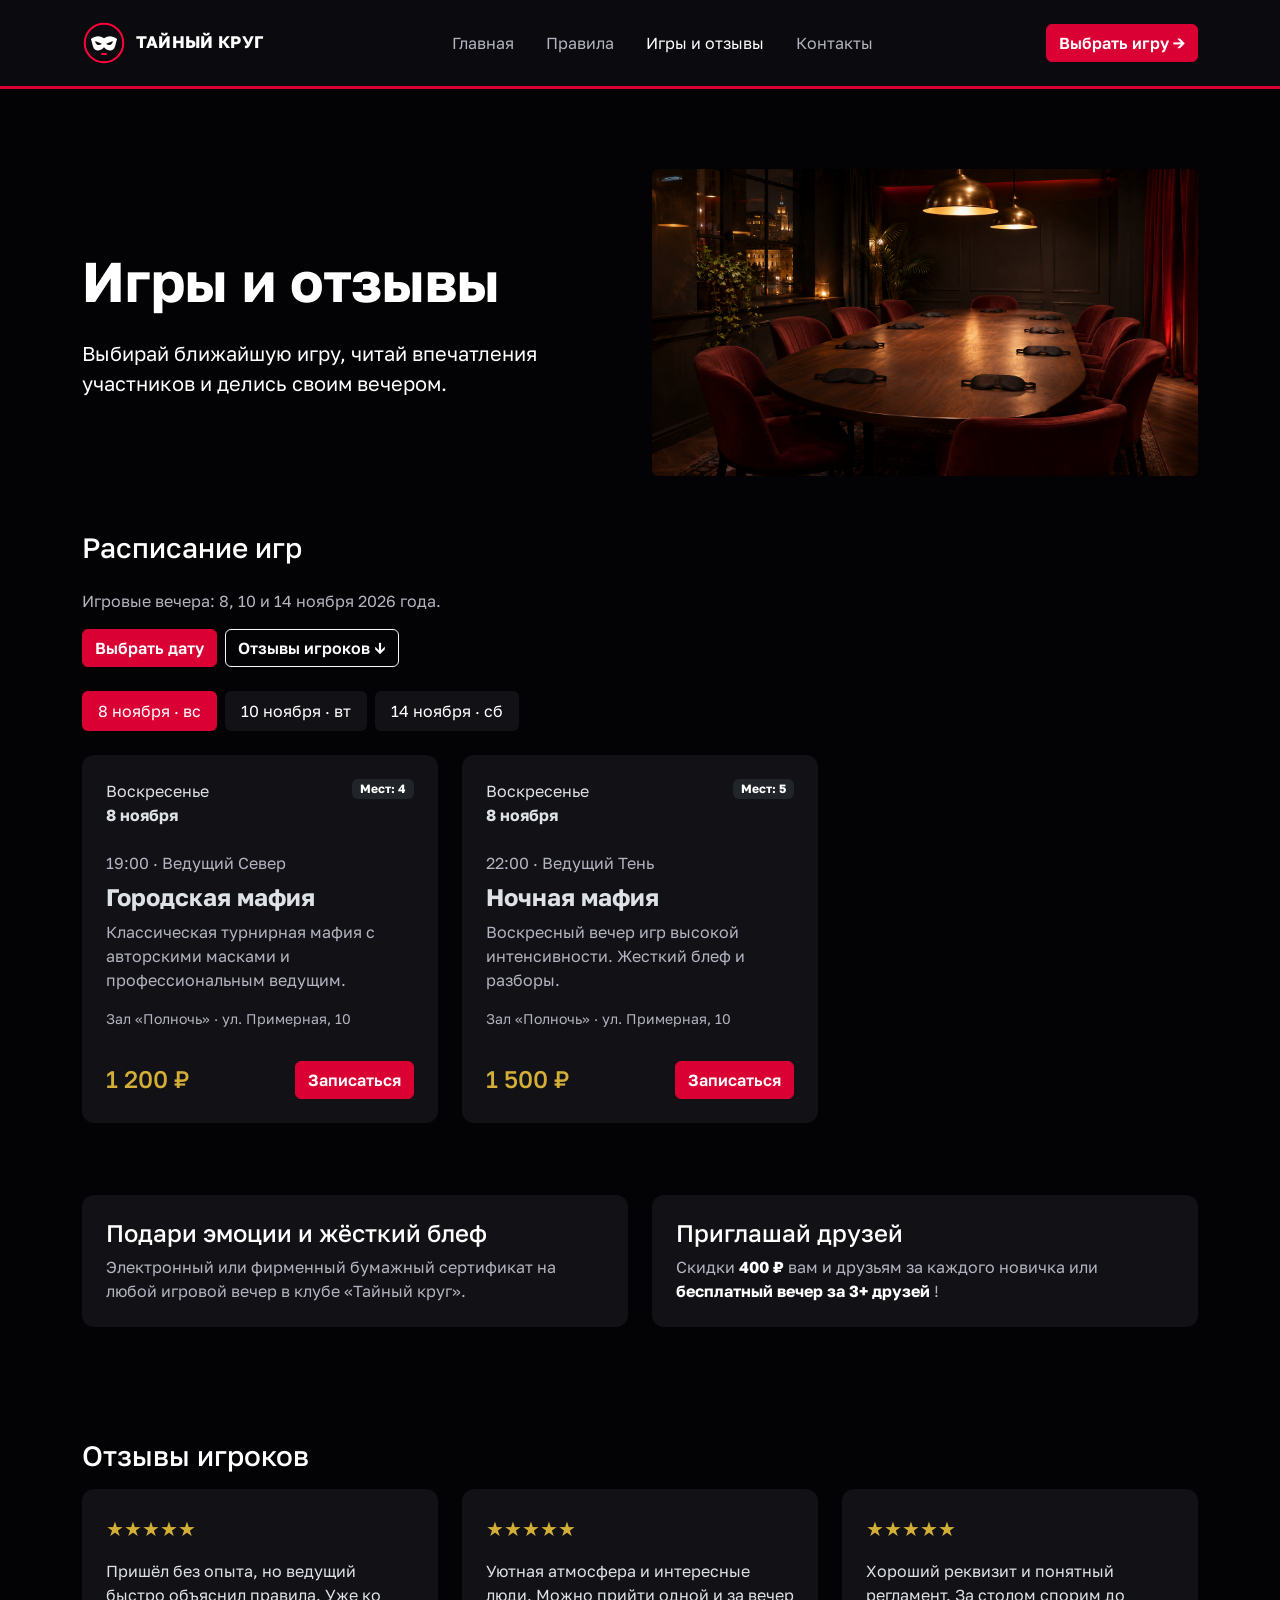
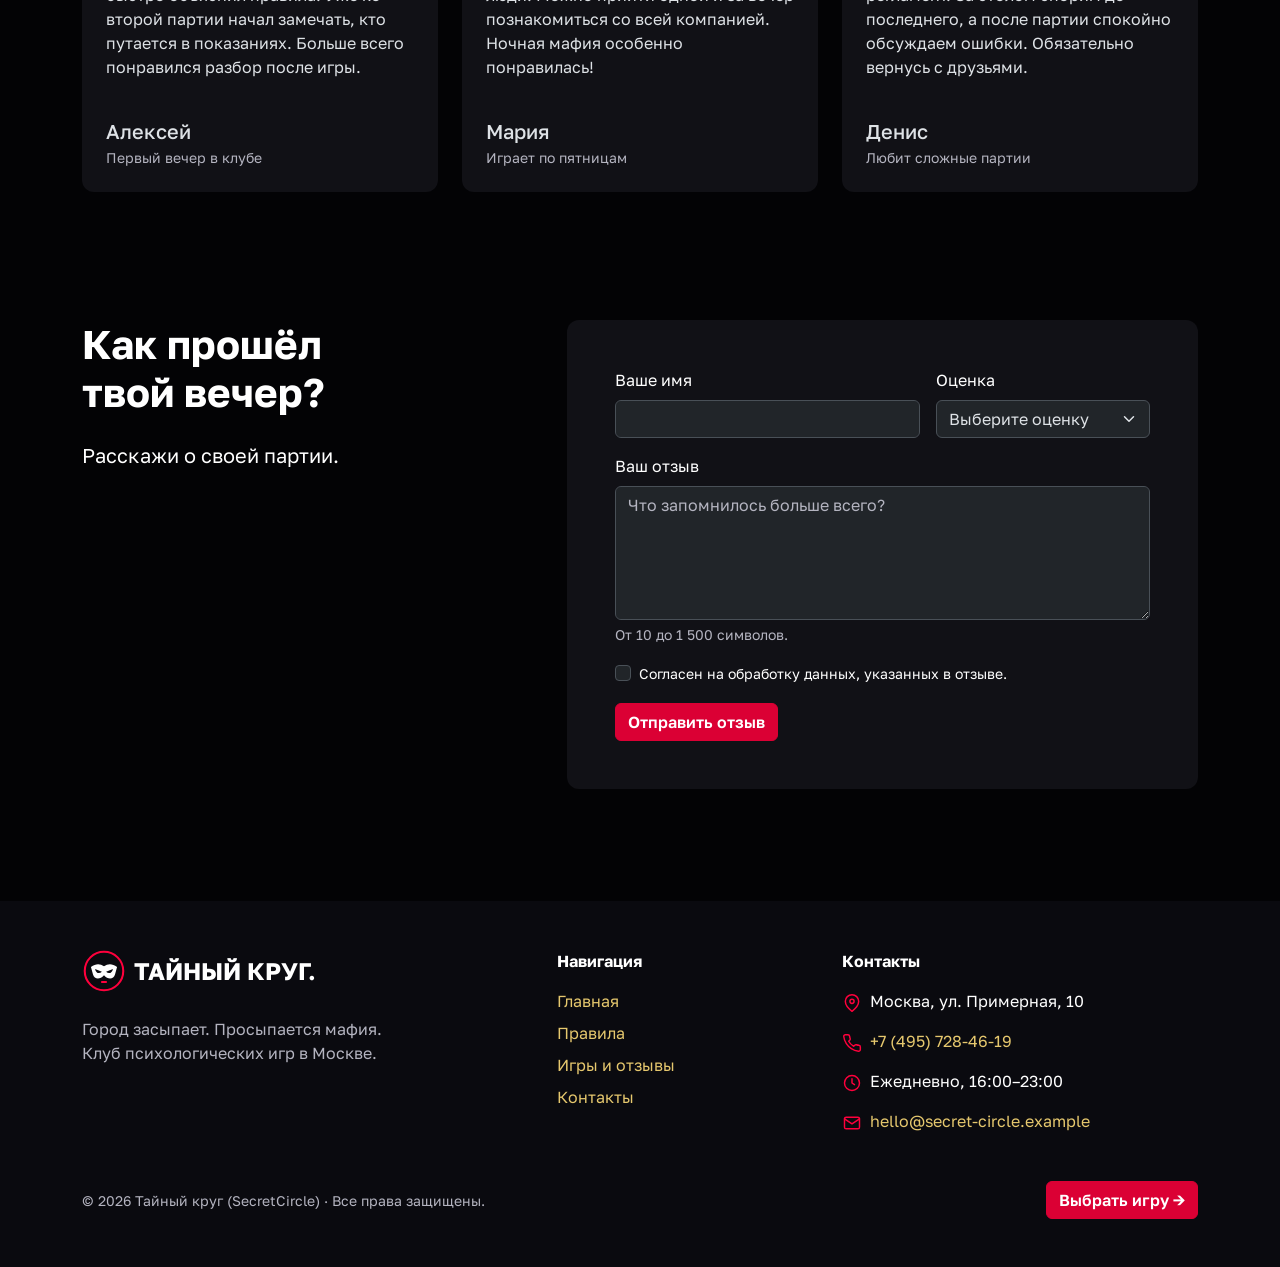
<file: schedule.html>
<!DOCTYPE html>
<html lang="ru" data-bs-theme="dark">
  <head>
    <meta charset="UTF-8">
    <meta name="viewport" content="width=device-width, initial-scale=1.0">
    <meta name="description" content="Клуб мафии «Тайный круг» в Москве. Правила игры, отзывы участников, расписание вечеров и запись на игры.">
    <title>Игры и отзывы — Тайный круг</title>
    <link href="https://cdn.jsdelivr.net/npm/bootstrap@5.3.8/dist/css/bootstrap.min.css" rel="stylesheet">
    <link rel="preconnect" href="https://fonts.googleapis.com">
    <link rel="preconnect" href="https://fonts.gstatic.com" crossorigin>
    <link href="https://fonts.googleapis.com/css2?family=Golos+Text:wght@400;500;600;700;800;900&amp;display=swap" rel="stylesheet">
    <link href="css/custom.css?v=20261105-2" rel="stylesheet">
  </head>
  <body>
    <a class="visually-hidden-focusable btn btn-danger position-absolute" href="#main">
      Перейти к содержимому
    </a>
    <header class="sticky-top border-bottom border-danger border-3">
      <nav class="navbar navbar-expand-lg py-3" aria-label="Основная навигация">
        <div class="container">
          <a class="navbar-brand fw-bold" href="index.html">
            <img class="brand-mark" src="images/logo.svg" width="44" height="44" alt="" aria-hidden="true">
            <span>ТАЙНЫЙ КРУГ</span>
          </a>
          <button class="navbar-toggler" type="button" data-bs-toggle="collapse" data-bs-target="#mainNavbar" aria-controls="mainNavbar" aria-expanded="false" aria-label="Открыть меню">
            <span class="navbar-toggler-icon">
            </span>
          </button>
          <div class="collapse navbar-collapse" id="mainNavbar">
            <ul class="navbar-nav mx-auto gap-lg-3">
              <li class="nav-item">
                <a class="nav-link"  href="index.html">
                  Главная
                </a>
              </li>
              <li class="nav-item">
                <a class="nav-link"  href="rules.html">
                  Правила
                </a>
              </li>
              <li class="nav-item">
                <a class="nav-link active" aria-current="page" href="schedule.html">Игры и отзывы</a>
              </li>
              <li class="nav-item"><a class="nav-link" href="contacts.html">Контакты</a></li>
            </ul>
            <a class="btn btn-danger mt-3 mt-lg-0" href="schedule.html">
              Выбрать игру →
            </a>
          </div>
        </div>
      </nav>
    </header>
    <main id="main">
      <section class="page-heading">
        <div class="container"><div class="row g-4 align-items-center"><div class="col-lg-6">
          <h1 class="display-4 fw-bold">
            Игры и отзывы
          </h1>
          <p class="lead mt-4 mb-0">
            Выбирай ближайшую игру, читай впечатления участников и делись своим вечером.
          </p>
        </div><div class="col-lg-6"><img src="images/club-interior.png" class="img-fluid rounded w-100 feature-photo" width="1200" height="800" alt="Зал клуба перед началом игры" fetchpriority="high"></div></div></div>
      </section>
      <section class="pb-5">
        <div class="container">
          <div id="booking-result" class="alert alert-success form-result mb-4" role="status">
            <h2 class="h5">
              Форма заполнена
            </h2>
          </div>
          <h2 class="h3 mb-4">
            Расписание игр
          </h2>
          <p class="text-body-secondary">
            Игровые вечера: 8, 10 и 14 ноября 2026 года.
          </p>
          <div class="d-flex flex-wrap gap-2 mb-4"><a href="#scheduleTabs" class="btn btn-danger">Выбрать дату</a><a href="#reviews" class="btn btn-outline-light">Отзывы игроков ↓</a></div>
          <ul class="nav nav-pills gap-2 mb-4" id="scheduleTabs" role="tablist">
            <li class="nav-item" role="presentation">
              <button class="nav-link active" id="november8-tab" data-bs-toggle="pill" data-bs-target="#november8" type="button" role="tab" aria-controls="november8" aria-selected="true">
                8 ноября · вс
              </button>
            </li>
            <li class="nav-item" role="presentation">
              <button class="nav-link" id="november10-tab" data-bs-toggle="pill" data-bs-target="#november10" type="button" role="tab" aria-controls="november10" aria-selected="false">
                10 ноября · вт
              </button>
            </li>
            <li class="nav-item" role="presentation">
              <button class="nav-link" id="november14-tab" data-bs-toggle="pill" data-bs-target="#november14" type="button" role="tab" aria-controls="november14" aria-selected="false">
                14 ноября · сб
              </button>
            </li>
          </ul>
          <div class="tab-content">
            <div class="tab-pane fade show active" id="november8" role="tabpanel" aria-labelledby="november8-tab" tabindex="0">
              <div class="row g-4">
                <div class="col-md-6 col-xl-4">
                  <article class="card h-100">
                    <div class="card-body p-4 d-flex flex-column">
                      <div class="d-flex justify-content-between align-items-start gap-2 mb-4">
                        <p class="mb-0">
                          Воскресенье
                          <br>
                          <strong>
                            8 ноября
                          </strong>
                        </p>
                        <span class="badge text-bg-dark">
                          Мест: 4
                        </span>
                      </div>
                      <p class="text-body-secondary mb-2">
                        19:00 · Ведущий Север
                      </p>
                      <h3 class="h4 fw-bold">
                        Городская мафия
                      </h3>
                      <p class="text-body-secondary">
                        Классическая турнирная мафия с авторскими масками и профессиональным ведущим.
                      </p>
                      <p class="small text-body-secondary">
                        Зал «Полночь» · ул. Примерная, 10
                      </p>
                      <div class="d-flex align-items-center justify-content-between gap-2 mt-auto pt-3">
                        <span class="h4 mb-0 price">
                          1 200 ₽
                        </span>
                        <button class="btn btn-danger" type="button" data-bs-toggle="modal" data-bs-target="#booking1">
                          Записаться
                        </button>
                      </div>
                    </div>
                  </article>
                </div>
                <div class="col-md-6 col-xl-4">
                  <article class="card h-100">
                    <div class="card-body p-4 d-flex flex-column">
                      <div class="d-flex justify-content-between align-items-start gap-2 mb-4">
                        <p class="mb-0">
                          Воскресенье
                          <br>
                          <strong>
                            8 ноября
                          </strong>
                        </p>
                        <span class="badge text-bg-dark">
                          Мест: 5
                        </span>
                      </div>
                      <p class="text-body-secondary mb-2">
                        22:00 · Ведущий Тень
                      </p>
                      <h3 class="h4 fw-bold">
                        Ночная мафия
                      </h3>
                      <p class="text-body-secondary">
                        Воскресный вечер игр высокой интенсивности. Жесткий блеф и разборы.
                      </p>
                      <p class="small text-body-secondary">
                        Зал «Полночь» · ул. Примерная, 10
                      </p>
                      <div class="d-flex align-items-center justify-content-between gap-2 mt-auto pt-3">
                        <span class="h4 mb-0 price">
                          1 500 ₽
                        </span>
                        <button class="btn btn-danger" type="button" data-bs-toggle="modal" data-bs-target="#booking2">
                          Записаться
                        </button>
                      </div>
                    </div>
                  </article>
                </div>
              </div>
            </div>
            <div class="tab-pane fade" id="november10" role="tabpanel" aria-labelledby="november10-tab" tabindex="0">
              <div class="row g-4">
                <div class="col-md-6 col-xl-4">
                  <article class="card h-100">
                    <div class="card-body p-4 d-flex flex-column">
                      <div class="d-flex justify-content-between align-items-start gap-2 mb-4">
                        <p class="mb-0">
                          Вторник
                          <br>
                          <strong>
                            10 ноября
                          </strong>
                        </p>
                        <span class="badge text-bg-dark">
                          Мест: 3
                        </span>
                      </div>
                      <p class="text-body-secondary mb-2">
                        17:00 · Ведущий Туз
                      </p>
                      <h3 class="h4 fw-bold">
                        Спортивный покер
                      </h3>
                      <p class="text-body-secondary">
                        Клубный турнир на фишки. Обучение новичков перед стартом.
                      </p>
                      <p class="small text-body-secondary">
                        Зал «Полночь» · ул. Примерная, 10
                      </p>
                      <div class="d-flex align-items-center justify-content-between gap-2 mt-auto pt-3">
                        <span class="h4 mb-0 price">
                          1 200 ₽
                        </span>
                        <button class="btn btn-danger" type="button" data-bs-toggle="modal" data-bs-target="#booking3">
                          Записаться
                        </button>
                      </div>
                    </div>
                  </article>
                </div>
                <div class="col-md-6 col-xl-4">
                  <article class="card h-100">
                    <div class="card-body p-4 d-flex flex-column">
                      <div class="d-flex justify-content-between align-items-start gap-2 mb-4">
                        <p class="mb-0">
                          Вторник
                          <br>
                          <strong>
                            10 ноября
                          </strong>
                        </p>
                        <span class="badge text-bg-dark">
                          Мест: 1
                        </span>
                      </div>
                      <p class="text-body-secondary mb-2">
                        20:30 · Ведущий Север
                      </p>
                      <h3 class="h4 fw-bold">
                        Городская мафия
                      </h3>
                      <p class="text-body-secondary">
                        Вечерний мейн-ивент. Авторский реквизит и фотографии.
                      </p>
                      <p class="small text-body-secondary">
                        Зал «Полночь» · ул. Примерная, 10
                      </p>
                      <div class="d-flex align-items-center justify-content-between gap-2 mt-auto pt-3">
                        <span class="h4 mb-0 price">
                          1 200 ₽
                        </span>
                        <button class="btn btn-danger" type="button" data-bs-toggle="modal" data-bs-target="#booking4">
                          Записаться
                        </button>
                      </div>
                    </div>
                  </article>
                </div>
              </div>
            </div>
            <div class="tab-pane fade" id="november14" role="tabpanel" aria-labelledby="november14-tab" tabindex="0">
              <div class="row g-4">
                <div class="col-md-6 col-xl-4">
                  <article class="card h-100">
                    <div class="card-body p-4 d-flex flex-column">
                      <div class="d-flex justify-content-between align-items-start gap-2 mb-4">
                        <p class="mb-0">
                          Суббота
                          <br>
                          <strong>
                            14 ноября
                          </strong>
                        </p>
                        <span class="badge text-bg-dark">
                          Мест: 2
                        </span>
                      </div>
                      <p class="text-body-secondary mb-2">
                        16:00 · Ведущий Лис
                      </p>
                      <h3 class="h4 fw-bold">
                        Нечто (The Thing)
                      </h3>
                      <p class="text-body-secondary">
                        Атмосферный хоррор-детектив на скрытые роли и выживание команды.
                      </p>
                      <p class="small text-body-secondary">
                        Зал «Полночь» · ул. Примерная, 10
                      </p>
                      <div class="d-flex align-items-center justify-content-between gap-2 mt-auto pt-3">
                        <span class="h4 mb-0 price">
                          1 200 ₽
                        </span>
                        <button class="btn btn-danger" type="button" data-bs-toggle="modal" data-bs-target="#booking5">
                          Записаться
                        </button>
                      </div>
                    </div>
                  </article>
                </div>
                <div class="col-md-6 col-xl-4">
                  <article class="card h-100">
                    <div class="card-body p-4 d-flex flex-column">
                      <div class="d-flex justify-content-between align-items-start gap-2 mb-4">
                        <p class="mb-0">
                          Суббота
                          <br>
                          <strong>
                            14 ноября
                          </strong>
                        </p>
                        <span class="badge text-bg-dark">
                          Мест: 6
                        </span>
                      </div>
                      <p class="text-body-secondary mb-2">
                        18:00 · Ведущий Лис
                      </p>
                      <h3 class="h4 fw-bold">
                        Городская мафия
                      </h3>
                      <p class="text-body-secondary">
                        Завершающий вечер недели. Легкая и драйвовая атмосфера.
                      </p>
                      <p class="small text-body-secondary">
                        Зал «Полночь» · ул. Примерная, 10
                      </p>
                      <div class="d-flex align-items-center justify-content-between gap-2 mt-auto pt-3">
                        <span class="h4 mb-0 price">
                          1 200 ₽
                        </span>
                        <button class="btn btn-danger" type="button" data-bs-toggle="modal" data-bs-target="#booking6">
                          Записаться
                        </button>
                      </div>
                    </div>
                  </article>
                </div>
              </div>
            </div>
          </div>
          <div class="row g-4 mt-5">
            <div class="col-md-6">
              <div class="club-panel p-4 h-100">
                <h2 class="h4">
                  Подари эмоции и жёсткий блеф
                </h2>
                <p class="mb-0 text-body-secondary">
                  Электронный или фирменный бумажный сертификат на любой игровой вечер в клубе «Тайный круг».
                </p>
              </div>
            </div>
            <div class="col-md-6">
              <div class="club-panel p-4 h-100">
                <h2 class="h4">
                  Приглашай друзей
                </h2>
                <p class="mb-0 text-body-secondary">
                  Скидки
                  <strong class="text-white">
                    400 ₽
                  </strong>
                  вам и друзьям за каждого новичка или
                  <strong class="text-white">
                    бесплатный вечер за 3+ друзей
                  </strong>
                  !
                </p>
              </div>
            </div>
          </div>
        </div>
      </section>


      <section class="section-space" id="reviews">
        <div class="container">
          <h2 class="h3 mb-3">
            Отзывы игроков
          </h2>
          <div class="row g-4">
            <div class="col-md-4">
              <article class="card h-100">
                <div class="card-body p-4 d-flex flex-column">
                  <p class="stars fs-5" aria-label="Оценка 5 из 5">
                    ★★★★★
                  </p>
                  <blockquote class="mb-4">
                    <p>
                      Пришёл без опыта, но ведущий быстро объяснил правила. Уже ко второй партии начал замечать, кто путается в показаниях. Больше всего понравился разбор после игры.
                    </p>
                  </blockquote>
                  <div class="mt-auto">
                    <h3 class="h5 mb-1">
                      Алексей
                    </h3>
                    <p class="text-body-secondary small mb-0">
                      Первый вечер в клубе
                    </p>
                  </div>
                </div>
              </article>
            </div>
            <div class="col-md-4">
              <article class="card h-100">
                <div class="card-body p-4 d-flex flex-column">
                  <p class="stars fs-5" aria-label="Оценка 5 из 5">
                    ★★★★★
                  </p>
                  <blockquote class="mb-4">
                    <p>
                      Уютная атмосфера и интересные люди. Можно прийти одной и за вечер познакомиться со всей компанией. Ночная мафия особенно понравилась!
                    </p>
                  </blockquote>
                  <div class="mt-auto">
                    <h3 class="h5 mb-1">
                      Мария
                    </h3>
                    <p class="text-body-secondary small mb-0">
                      Играет по пятницам
                    </p>
                  </div>
                </div>
              </article>
            </div>
            <div class="col-md-4">
              <article class="card h-100">
                <div class="card-body p-4 d-flex flex-column">
                  <p class="stars fs-5" aria-label="Оценка 5 из 5">
                    ★★★★★
                  </p>
                  <blockquote class="mb-4">
                    <p>
                      Хороший реквизит и понятный регламент. За столом спорим до последнего, а после партии спокойно обсуждаем ошибки. Обязательно вернусь с друзьями.
                    </p>
                  </blockquote>
                  <div class="mt-auto">
                    <h3 class="h5 mb-1">
                      Денис
                    </h3>
                    <p class="text-body-secondary small mb-0">
                      Любит сложные партии
                    </p>
                  </div>
                </div>
              </article>
            </div>
          </div>
        </div>
      </section>
      <section class="section-space">
        <div class="container">
          <div class="row g-5">
            <div class="col-lg-5">
              <h2 class="display-6 fw-bold mb-4">
                Как прошёл
                <br>
                твой вечер?
              </h2>
              <p class="lead">
                Расскажи о своей партии.
              </p>
            </div>
            <div class="col-lg-7">
              <div class="club-panel p-4 p-md-5">
                <div id="review-result" class="alert alert-success form-result" role="status">
                  Спасибо, что поделились впечатлениями!
                </div>
                <form id="reviewForm" action="schedule.html#review-result" method="get">
                  <div class="row g-3">
                    <div class="col-md-7">
                      <label class="form-label" for="reviewName">
                        Ваше имя
                      </label>
                      <input class="form-control" id="reviewName" name="name" maxlength="50" autocomplete="given-name" minlength="2" pattern="\p{L}{2,}(?:[ \-]\p{L}+)*" title="Не менее двух букв. Можно использовать пробел и дефис, без цифр." required>
                    </div>
                    <div class="col-md-5">
                      <label class="form-label" for="rating">
                        Оценка
                      </label>
                      <select class="form-select" id="rating" name="rating" required>
                        <option value="">
                          Выберите оценку
                        </option>
                        <option value="5">
                          5 — отлично
                        </option>
                        <option value="4">
                          4 — хорошо
                        </option>
                        <option value="3">
                          3 — нормально
                        </option>
                        <option value="2">
                          2 — есть замечания
                        </option>
                        <option value="1">
                          1 — не понравилось
                        </option>
                      </select>
                    </div>
                    <div class="col-12">
                      <label class="form-label" for="reviewText">
                        Ваш отзыв
                      </label>
                      <textarea class="form-control" id="reviewText" name="review" rows="5" minlength="10" maxlength="1500" placeholder="Что запомнилось больше всего?" required></textarea>
                      <div class="form-text">
                        От 10 до 1 500 символов.
                      </div>
                    </div>
                    <div class="col-12">
                      <div class="form-check">
                        <input class="form-check-input" id="reviewConsent" type="checkbox" required>
                        <label class="form-check-label small" for="reviewConsent">
                          Согласен на обработку данных, указанных в отзыве.
                        </label>
                      </div>
                    </div>
                    <div class="col-12">
                      <button class="btn btn-danger" type="button" data-bs-toggle="modal" data-bs-target="#reviewConfirmation">
                        Отправить отзыв
                      </button>
                    </div>
                  </div>
                </form>
              </div>
            </div>
          </div>
        </div>
      </section>

    </main>
    <footer class="py-5 mt-5">
      <div class="container">
        <div class="row g-4">
          <div class="col-lg-5">
            <a class="h4 fw-bold text-decoration-none text-white d-inline-flex align-items-center gap-2" href="index.html">
              <img src="images/logo.svg" width="44" height="44" alt="" aria-hidden="true">
              <span>ТАЙНЫЙ КРУГ.</span>
            </a>
            <p class="text-body-secondary mt-3 mb-0">
              Город засыпает. Просыпается мафия.
              <br>
              Клуб психологических игр в Москве.
            </p>
          </div>
          <div class="col-sm-6 col-lg-3">
            <p class="fw-bold">
              Навигация
            </p>
            <ul class="list-unstyled mb-0">
              <li class="mb-2">
                <a href="index.html">
                  Главная
                </a>
              </li>
              <li class="mb-2">
                <a href="rules.html">
                  Правила
                </a>
              </li>
              <li class="mb-2">
                <a href="schedule.html">Игры и отзывы</a>
              </li>
            <li class="mb-2"><a href="contacts.html">Контакты</a></li>
            </ul>
          </div>
          <div class="col-sm-6 col-lg-4">
            <p class="fw-bold">Контакты</p>
            <ul class="list-unstyled d-flex flex-column gap-3 mb-0">
              <li class="d-flex align-items-start gap-2"><svg class="flex-shrink-0 mt-1 text-danger" width="20" height="20" viewBox="0 0 24 24" fill="none" stroke="currentColor" stroke-width="1.75" stroke-linecap="round" stroke-linejoin="round" aria-hidden="true" focusable="false"><path d="M20 10c0 6-8 12-8 12S4 16 4 10a8 8 0 1 1 16 0Z"/><circle cx="12" cy="10" r="2.5"/></svg><a class="text-white" href="contacts.html#location">Москва, ул. Примерная, 10</a></li>
              <li class="d-flex align-items-start gap-2"><svg class="flex-shrink-0 mt-1 text-danger" width="20" height="20" viewBox="0 0 24 24" fill="none" stroke="currentColor" stroke-width="1.75" stroke-linecap="round" stroke-linejoin="round" aria-hidden="true" focusable="false"><path d="M22 16.9v3a2 2 0 0 1-2.2 2 19.8 19.8 0 0 1-8.6-3.1 19.5 19.5 0 0 1-6-6A19.8 19.8 0 0 1 2.1 4.2 2 2 0 0 1 4.1 2h3a2 2 0 0 1 2 1.7c.1 1 .4 2 .7 2.8a2 2 0 0 1-.5 2.1L8 9.9a16 16 0 0 0 6 6l1.3-1.3a2 2 0 0 1 2.1-.5c.9.3 1.9.6 2.8.7a2 2 0 0 1 1.8 2.1Z"/></svg><a href="tel:+74957284619">+7 (495) 728-46-19</a></li>
              <li class="d-flex align-items-start gap-2"><svg class="flex-shrink-0 mt-1 text-danger" width="20" height="20" viewBox="0 0 24 24" fill="none" stroke="currentColor" stroke-width="1.75" stroke-linecap="round" stroke-linejoin="round" aria-hidden="true" focusable="false"><circle cx="12" cy="12" r="9"/><path d="M12 7v5l3 2"/></svg><span>Ежедневно, 16:00–23:00</span></li>
              <li class="d-flex align-items-start gap-2"><svg class="flex-shrink-0 mt-1 text-danger" width="20" height="20" viewBox="0 0 24 24" fill="none" stroke="currentColor" stroke-width="1.75" stroke-linecap="round" stroke-linejoin="round" aria-hidden="true" focusable="false"><rect x="3" y="5" width="18" height="14" rx="2"/><path d="m3 7 9 6 9-6"/></svg><a class="text-break" href="mailto:hello@secret-circle.example">hello@secret-circle.example</a></li>
            </ul>
          </div>
        </div>
        <div class="d-flex flex-column flex-md-row align-items-start align-items-md-center justify-content-between gap-3 mt-5">
          <p class="mb-0 text-body-secondary small">
            © 2026 Тайный круг (SecretCircle) · Все права защищены.
          </p>
          <a class="btn btn-danger" href="schedule.html">Выбрать игру →</a>
        </div>
      </div>
    </footer>
    <div class="modal fade booking-modal" id="booking1" tabindex="-1" aria-labelledby="bookingTitle1" aria-hidden="true">
      <div class="modal-dialog modal-lg modal-dialog-centered modal-dialog-scrollable">
        <div class="modal-content">
          <div class="modal-header px-4">
            <h2 class="modal-title fs-5" id="bookingTitle1">Запись на игровой вечер</h2>
            <button type="button" class="btn-close" data-bs-dismiss="modal" aria-label="Закрыть"></button>
          </div>
          <div class="modal-body p-4">
            <div class="row g-4">
              <div class="col-lg-4">
                <div class="booking-summary p-3">
                  <h3 class="h4 mb-3">Городская мафия</h3>
                  <dl class="mb-3">
                    <dt>Дата и время</dt><dd>8 ноября 2026 · 19:00</dd>
                    <dt>Ведущий</dt><dd>Север</dd>
                    <dt>Место встречи</dt><dd>Зал «Полночь»<br>ул. Примерная, 10</dd>
                    <dt>Свободные места</dt><dd class="mb-0">4</dd>
                  </dl>
                  <p class="price h3 mb-1">1 200 ₽</p>
                  <p class="small text-body-secondary mb-0">За одного игрока · оплата на месте</p>
                </div>
              </div>
              <div class="col-lg-8">
                <form id="bookingForm1" action="schedule.html#booking-result" method="get">
                  <input type="hidden" name="game" value="1">
                  <fieldset class="mb-4">
                    <legend class="h5 mb-3">Контактные данные</legend>
                    <div class="row g-3">
                      <div class="col-sm-6">
                        <label for="surname1" class="form-label">Фамилия *</label>
                        <input id="surname1" class="form-control" name="surname" autocomplete="family-name" maxlength="60" placeholder="Ваша фамилия" minlength="2" pattern="\p{L}{2,}(?:[ \-]\p{L}+)*" title="Не менее двух букв. Можно использовать пробел и дефис, без цифр." required>
                      </div>
                      <div class="col-sm-6">
                        <label for="name1" class="form-label">Имя *</label>
                        <input id="name1" class="form-control" name="name" autocomplete="given-name" maxlength="60" placeholder="Ваше имя" minlength="2" pattern="\p{L}{2,}(?:[ \-]\p{L}+)*" title="Не менее двух букв. Можно использовать пробел и дефис, без цифр." required>
                      </div>
                      <div class="col-12">
                        <label for="patronymic1" class="form-label">Отчество (при наличии)</label>
                        <input id="patronymic1" class="form-control" name="patronymic" autocomplete="additional-name" maxlength="60" placeholder="Ваше отчество" minlength="2" pattern="\p{L}{2,}(?:[ \-]\p{L}+)*" title="Не менее двух букв, без цифр.">
                      </div>
                      <div class="col-sm-6">
                        <label for="email1" class="form-label">Электронная почта *</label>
                        <input id="email1" class="form-control" type="email" name="email" autocomplete="email" maxlength="100" placeholder="Ваша электронная почта" required>
                      </div>
                      <div class="col-sm-6">
                        <label for="phone1" class="form-label">Телефон *</label>
                        <input id="phone1" class="form-control" type="tel" name="phone" autocomplete="tel" placeholder="+7 (999) 123-45-67" pattern="[+0-9\s\(\)\-]{10,20}" required>
                      </div>
                    </div>
                  </fieldset>
                  <fieldset class="mb-4">
                    <legend class="h5 mb-3">Участие в игре</legend>
                    <div class="row g-3">
                      <div class="col-sm-6">
                        <label for="guests1" class="form-label">Количество игроков *</label>
                        <input id="guests1" class="form-control" type="number" name="guests" min="1" max="4" value="1" required>
                        <div class="form-text">Не более 4 чел.</div>
                      </div>
                      <div class="col-sm-6">
                        <label for="experience1" class="form-label">Ваш опыт</label>
                        <select id="experience1" class="form-select" name="experience">
                          <option value="beginner">Играю впервые</option>
                          <option value="some">Уже пробовал</option>
                          <option value="regular">Играю регулярно</option>
                        </select>
                      </div>
                      <div class="col-12">
                        <label for="comment1" class="form-label">Комментарий</label>
                        <textarea id="comment1" class="form-control" name="comment" rows="2" maxlength="500" placeholder="Например, играем впервые или придём компанией"></textarea>
                      </div>
                    </div>
                  </fieldset>
                  <div class="form-check mb-3">
                    <input class="form-check-input" id="consent1" name="consent" value="yes" type="checkbox" required>
                    <label class="form-check-label small" for="consent1">Согласен на обработку персональных данных для оформления записи. *</label>
                  </div>
                  <div class="form-check mb-4">
                    <input class="form-check-input" id="newsletter1" name="newsletter" value="yes" type="checkbox">
                    <label class="form-check-label small" for="newsletter1">Хочу получать новости клуба и расписание игр на почту.</label>
                  </div>
                  <p class="form-text">* Обязательные поля.</p>
                </form>
              </div>
            </div>
          </div>
          <div class="modal-footer px-4">
            <button class="btn btn-outline-light" type="button" data-bs-dismiss="modal">Отмена</button>
            <button class="btn btn-danger" type="submit" form="bookingForm1">Подтвердить запись</button>
          </div>
        </div>
      </div>
    </div>
    <div class="modal fade booking-modal" id="booking2" tabindex="-1" aria-labelledby="bookingTitle2" aria-hidden="true">
      <div class="modal-dialog modal-lg modal-dialog-centered modal-dialog-scrollable">
        <div class="modal-content">
          <div class="modal-header px-4">
            <h2 class="modal-title fs-5" id="bookingTitle2">Запись на игровой вечер</h2>
            <button type="button" class="btn-close" data-bs-dismiss="modal" aria-label="Закрыть"></button>
          </div>
          <div class="modal-body p-4">
            <div class="row g-4">
              <div class="col-lg-4">
                <div class="booking-summary p-3">
                  <h3 class="h4 mb-3">Ночная мафия</h3>
                  <dl class="mb-3">
                    <dt>Дата и время</dt><dd>8 ноября 2026 · 22:00</dd>
                    <dt>Ведущий</dt><dd>Тень</dd>
                    <dt>Место встречи</dt><dd>Зал «Полночь»<br>ул. Примерная, 10</dd>
                    <dt>Свободные места</dt><dd class="mb-0">5</dd>
                  </dl>
                  <p class="price h3 mb-1">1 500 ₽</p>
                  <p class="small text-body-secondary mb-0">За одного игрока · оплата на месте</p>
                </div>
              </div>
              <div class="col-lg-8">
                <form id="bookingForm2" action="schedule.html#booking-result" method="get">
                  <input type="hidden" name="game" value="2">
                  <fieldset class="mb-4">
                    <legend class="h5 mb-3">Контактные данные</legend>
                    <div class="row g-3">
                      <div class="col-sm-6">
                        <label for="surname2" class="form-label">Фамилия *</label>
                        <input id="surname2" class="form-control" name="surname" autocomplete="family-name" maxlength="60" placeholder="Ваша фамилия" minlength="2" pattern="\p{L}{2,}(?:[ \-]\p{L}+)*" title="Не менее двух букв. Можно использовать пробел и дефис, без цифр." required>
                      </div>
                      <div class="col-sm-6">
                        <label for="name2" class="form-label">Имя *</label>
                        <input id="name2" class="form-control" name="name" autocomplete="given-name" maxlength="60" placeholder="Ваше имя" minlength="2" pattern="\p{L}{2,}(?:[ \-]\p{L}+)*" title="Не менее двух букв. Можно использовать пробел и дефис, без цифр." required>
                      </div>
                      <div class="col-12">
                        <label for="patronymic2" class="form-label">Отчество (при наличии)</label>
                        <input id="patronymic2" class="form-control" name="patronymic" autocomplete="additional-name" maxlength="60" placeholder="Ваше отчество" minlength="2" pattern="\p{L}{2,}(?:[ \-]\p{L}+)*" title="Не менее двух букв, без цифр.">
                      </div>
                      <div class="col-sm-6">
                        <label for="email2" class="form-label">Электронная почта *</label>
                        <input id="email2" class="form-control" type="email" name="email" autocomplete="email" maxlength="100" placeholder="Ваша электронная почта" required>
                      </div>
                      <div class="col-sm-6">
                        <label for="phone2" class="form-label">Телефон *</label>
                        <input id="phone2" class="form-control" type="tel" name="phone" autocomplete="tel" placeholder="+7 (999) 123-45-67" pattern="[+0-9\s\(\)\-]{10,20}" required>
                      </div>
                    </div>
                  </fieldset>
                  <fieldset class="mb-4">
                    <legend class="h5 mb-3">Участие в игре</legend>
                    <div class="row g-3">
                      <div class="col-sm-6">
                        <label for="guests2" class="form-label">Количество игроков *</label>
                        <input id="guests2" class="form-control" type="number" name="guests" min="1" max="5" value="1" required>
                        <div class="form-text">Не более 5 чел.</div>
                      </div>
                      <div class="col-sm-6">
                        <label for="experience2" class="form-label">Ваш опыт</label>
                        <select id="experience2" class="form-select" name="experience">
                          <option value="beginner">Играю впервые</option>
                          <option value="some">Уже пробовал</option>
                          <option value="regular">Играю регулярно</option>
                        </select>
                      </div>
                      <div class="col-12">
                        <label for="comment2" class="form-label">Комментарий</label>
                        <textarea id="comment2" class="form-control" name="comment" rows="2" maxlength="500" placeholder="Например, играем впервые или придём компанией"></textarea>
                      </div>
                    </div>
                  </fieldset>
                  <div class="form-check mb-3">
                    <input class="form-check-input" id="consent2" name="consent" value="yes" type="checkbox" required>
                    <label class="form-check-label small" for="consent2">Согласен на обработку персональных данных для оформления записи. *</label>
                  </div>
                  <div class="form-check mb-4">
                    <input class="form-check-input" id="newsletter2" name="newsletter" value="yes" type="checkbox">
                    <label class="form-check-label small" for="newsletter2">Хочу получать новости клуба и расписание игр на почту.</label>
                  </div>
                  <p class="form-text">* Обязательные поля.</p>
                </form>
              </div>
            </div>
          </div>
          <div class="modal-footer px-4">
            <button class="btn btn-outline-light" type="button" data-bs-dismiss="modal">Отмена</button>
            <button class="btn btn-danger" type="submit" form="bookingForm2">Подтвердить запись</button>
          </div>
        </div>
      </div>
    </div>
    <div class="modal fade booking-modal" id="booking3" tabindex="-1" aria-labelledby="bookingTitle3" aria-hidden="true">
      <div class="modal-dialog modal-lg modal-dialog-centered modal-dialog-scrollable">
        <div class="modal-content">
          <div class="modal-header px-4">
            <h2 class="modal-title fs-5" id="bookingTitle3">Запись на игровой вечер</h2>
            <button type="button" class="btn-close" data-bs-dismiss="modal" aria-label="Закрыть"></button>
          </div>
          <div class="modal-body p-4">
            <div class="row g-4">
              <div class="col-lg-4">
                <div class="booking-summary p-3">
                  <h3 class="h4 mb-3">Спортивный покер</h3>
                  <dl class="mb-3">
                    <dt>Дата и время</dt><dd>10 ноября 2026 · 17:00</dd>
                    <dt>Ведущий</dt><dd>Туз</dd>
                    <dt>Место встречи</dt><dd>Зал «Полночь»<br>ул. Примерная, 10</dd>
                    <dt>Свободные места</dt><dd class="mb-0">3</dd>
                  </dl>
                  <p class="price h3 mb-1">1 200 ₽</p>
                  <p class="small text-body-secondary mb-0">За одного игрока · оплата на месте</p>
                </div>
              </div>
              <div class="col-lg-8">
                <form id="bookingForm3" action="schedule.html#booking-result" method="get">
                  <input type="hidden" name="game" value="3">
                  <fieldset class="mb-4">
                    <legend class="h5 mb-3">Контактные данные</legend>
                    <div class="row g-3">
                      <div class="col-sm-6">
                        <label for="surname3" class="form-label">Фамилия *</label>
                        <input id="surname3" class="form-control" name="surname" autocomplete="family-name" maxlength="60" placeholder="Ваша фамилия" minlength="2" pattern="\p{L}{2,}(?:[ \-]\p{L}+)*" title="Не менее двух букв. Можно использовать пробел и дефис, без цифр." required>
                      </div>
                      <div class="col-sm-6">
                        <label for="name3" class="form-label">Имя *</label>
                        <input id="name3" class="form-control" name="name" autocomplete="given-name" maxlength="60" placeholder="Ваше имя" minlength="2" pattern="\p{L}{2,}(?:[ \-]\p{L}+)*" title="Не менее двух букв. Можно использовать пробел и дефис, без цифр." required>
                      </div>
                      <div class="col-12">
                        <label for="patronymic3" class="form-label">Отчество (при наличии)</label>
                        <input id="patronymic3" class="form-control" name="patronymic" autocomplete="additional-name" maxlength="60" placeholder="Ваше отчество" minlength="2" pattern="\p{L}{2,}(?:[ \-]\p{L}+)*" title="Не менее двух букв, без цифр.">
                      </div>
                      <div class="col-sm-6">
                        <label for="email3" class="form-label">Электронная почта *</label>
                        <input id="email3" class="form-control" type="email" name="email" autocomplete="email" maxlength="100" placeholder="Ваша электронная почта" required>
                      </div>
                      <div class="col-sm-6">
                        <label for="phone3" class="form-label">Телефон *</label>
                        <input id="phone3" class="form-control" type="tel" name="phone" autocomplete="tel" placeholder="+7 (999) 123-45-67" pattern="[+0-9\s\(\)\-]{10,20}" required>
                      </div>
                    </div>
                  </fieldset>
                  <fieldset class="mb-4">
                    <legend class="h5 mb-3">Участие в игре</legend>
                    <div class="row g-3">
                      <div class="col-sm-6">
                        <label for="guests3" class="form-label">Количество игроков *</label>
                        <input id="guests3" class="form-control" type="number" name="guests" min="1" max="3" value="1" required>
                        <div class="form-text">Не более 3 чел.</div>
                      </div>
                      <div class="col-sm-6">
                        <label for="experience3" class="form-label">Ваш опыт</label>
                        <select id="experience3" class="form-select" name="experience">
                          <option value="beginner">Играю впервые</option>
                          <option value="some">Уже пробовал</option>
                          <option value="regular">Играю регулярно</option>
                        </select>
                      </div>
                      <div class="col-12">
                        <label for="comment3" class="form-label">Комментарий</label>
                        <textarea id="comment3" class="form-control" name="comment" rows="2" maxlength="500" placeholder="Например, играем впервые или придём компанией"></textarea>
                      </div>
                    </div>
                  </fieldset>
                  <div class="form-check mb-3">
                    <input class="form-check-input" id="consent3" name="consent" value="yes" type="checkbox" required>
                    <label class="form-check-label small" for="consent3">Согласен на обработку персональных данных для оформления записи. *</label>
                  </div>
                  <div class="form-check mb-4">
                    <input class="form-check-input" id="newsletter3" name="newsletter" value="yes" type="checkbox">
                    <label class="form-check-label small" for="newsletter3">Хочу получать новости клуба и расписание игр на почту.</label>
                  </div>
                  <p class="form-text">* Обязательные поля.</p>
                </form>
              </div>
            </div>
          </div>
          <div class="modal-footer px-4">
            <button class="btn btn-outline-light" type="button" data-bs-dismiss="modal">Отмена</button>
            <button class="btn btn-danger" type="submit" form="bookingForm3">Подтвердить запись</button>
          </div>
        </div>
      </div>
    </div>
    <div class="modal fade booking-modal" id="booking4" tabindex="-1" aria-labelledby="bookingTitle4" aria-hidden="true">
      <div class="modal-dialog modal-lg modal-dialog-centered modal-dialog-scrollable">
        <div class="modal-content">
          <div class="modal-header px-4">
            <h2 class="modal-title fs-5" id="bookingTitle4">Запись на игровой вечер</h2>
            <button type="button" class="btn-close" data-bs-dismiss="modal" aria-label="Закрыть"></button>
          </div>
          <div class="modal-body p-4">
            <div class="row g-4">
              <div class="col-lg-4">
                <div class="booking-summary p-3">
                  <h3 class="h4 mb-3">Городская мафия</h3>
                  <dl class="mb-3">
                    <dt>Дата и время</dt><dd>10 ноября 2026 · 20:30</dd>
                    <dt>Ведущий</dt><dd>Север</dd>
                    <dt>Место встречи</dt><dd>Зал «Полночь»<br>ул. Примерная, 10</dd>
                    <dt>Свободные места</dt><dd class="mb-0">1</dd>
                  </dl>
                  <p class="price h3 mb-1">1 200 ₽</p>
                  <p class="small text-body-secondary mb-0">За одного игрока · оплата на месте</p>
                </div>
              </div>
              <div class="col-lg-8">
                <form id="bookingForm4" action="schedule.html#booking-result" method="get">
                  <input type="hidden" name="game" value="4">
                  <fieldset class="mb-4">
                    <legend class="h5 mb-3">Контактные данные</legend>
                    <div class="row g-3">
                      <div class="col-sm-6">
                        <label for="surname4" class="form-label">Фамилия *</label>
                        <input id="surname4" class="form-control" name="surname" autocomplete="family-name" maxlength="60" placeholder="Ваша фамилия" minlength="2" pattern="\p{L}{2,}(?:[ \-]\p{L}+)*" title="Не менее двух букв. Можно использовать пробел и дефис, без цифр." required>
                      </div>
                      <div class="col-sm-6">
                        <label for="name4" class="form-label">Имя *</label>
                        <input id="name4" class="form-control" name="name" autocomplete="given-name" maxlength="60" placeholder="Ваше имя" minlength="2" pattern="\p{L}{2,}(?:[ \-]\p{L}+)*" title="Не менее двух букв. Можно использовать пробел и дефис, без цифр." required>
                      </div>
                      <div class="col-12">
                        <label for="patronymic4" class="form-label">Отчество (при наличии)</label>
                        <input id="patronymic4" class="form-control" name="patronymic" autocomplete="additional-name" maxlength="60" placeholder="Ваше отчество" minlength="2" pattern="\p{L}{2,}(?:[ \-]\p{L}+)*" title="Не менее двух букв, без цифр.">
                      </div>
                      <div class="col-sm-6">
                        <label for="email4" class="form-label">Электронная почта *</label>
                        <input id="email4" class="form-control" type="email" name="email" autocomplete="email" maxlength="100" placeholder="Ваша электронная почта" required>
                      </div>
                      <div class="col-sm-6">
                        <label for="phone4" class="form-label">Телефон *</label>
                        <input id="phone4" class="form-control" type="tel" name="phone" autocomplete="tel" placeholder="+7 (999) 123-45-67" pattern="[+0-9\s\(\)\-]{10,20}" required>
                      </div>
                    </div>
                  </fieldset>
                  <fieldset class="mb-4">
                    <legend class="h5 mb-3">Участие в игре</legend>
                    <div class="row g-3">
                      <div class="col-sm-6">
                        <label for="guests4" class="form-label">Количество игроков *</label>
                        <input id="guests4" class="form-control" type="number" name="guests" min="1" max="1" value="1" required>
                        <div class="form-text">Не более 1 чел.</div>
                      </div>
                      <div class="col-sm-6">
                        <label for="experience4" class="form-label">Ваш опыт</label>
                        <select id="experience4" class="form-select" name="experience">
                          <option value="beginner">Играю впервые</option>
                          <option value="some">Уже пробовал</option>
                          <option value="regular">Играю регулярно</option>
                        </select>
                      </div>
                      <div class="col-12">
                        <label for="comment4" class="form-label">Комментарий</label>
                        <textarea id="comment4" class="form-control" name="comment" rows="2" maxlength="500" placeholder="Например, играем впервые или придём компанией"></textarea>
                      </div>
                    </div>
                  </fieldset>
                  <div class="form-check mb-3">
                    <input class="form-check-input" id="consent4" name="consent" value="yes" type="checkbox" required>
                    <label class="form-check-label small" for="consent4">Согласен на обработку персональных данных для оформления записи. *</label>
                  </div>
                  <div class="form-check mb-4">
                    <input class="form-check-input" id="newsletter4" name="newsletter" value="yes" type="checkbox">
                    <label class="form-check-label small" for="newsletter4">Хочу получать новости клуба и расписание игр на почту.</label>
                  </div>
                  <p class="form-text">* Обязательные поля.</p>
                </form>
              </div>
            </div>
          </div>
          <div class="modal-footer px-4">
            <button class="btn btn-outline-light" type="button" data-bs-dismiss="modal">Отмена</button>
            <button class="btn btn-danger" type="submit" form="bookingForm4">Подтвердить запись</button>
          </div>
        </div>
      </div>
    </div>
    <div class="modal fade booking-modal" id="booking5" tabindex="-1" aria-labelledby="bookingTitle5" aria-hidden="true">
      <div class="modal-dialog modal-lg modal-dialog-centered modal-dialog-scrollable">
        <div class="modal-content">
          <div class="modal-header px-4">
            <h2 class="modal-title fs-5" id="bookingTitle5">Запись на игровой вечер</h2>
            <button type="button" class="btn-close" data-bs-dismiss="modal" aria-label="Закрыть"></button>
          </div>
          <div class="modal-body p-4">
            <div class="row g-4">
              <div class="col-lg-4">
                <div class="booking-summary p-3">
                  <h3 class="h4 mb-3">Нечто (The Thing)</h3>
                  <dl class="mb-3">
                    <dt>Дата и время</dt><dd>14 ноября 2026 · 19:00</dd>
                    <dt>Ведущий</dt><dd>Лис</dd>
                    <dt>Место встречи</dt><dd>Зал «Полночь»<br>ул. Примерная, 10</dd>
                    <dt>Свободные места</dt><dd class="mb-0">2</dd>
                  </dl>
                  <p class="price h3 mb-1">1 200 ₽</p>
                  <p class="small text-body-secondary mb-0">За одного игрока · оплата на месте</p>
                </div>
              </div>
              <div class="col-lg-8">
                <form id="bookingForm5" action="schedule.html#booking-result" method="get">
                  <input type="hidden" name="game" value="5">
                  <fieldset class="mb-4">
                    <legend class="h5 mb-3">Контактные данные</legend>
                    <div class="row g-3">
                      <div class="col-sm-6">
                        <label for="surname5" class="form-label">Фамилия *</label>
                        <input id="surname5" class="form-control" name="surname" autocomplete="family-name" maxlength="60" placeholder="Ваша фамилия" minlength="2" pattern="\p{L}{2,}(?:[ \-]\p{L}+)*" title="Не менее двух букв. Можно использовать пробел и дефис, без цифр." required>
                      </div>
                      <div class="col-sm-6">
                        <label for="name5" class="form-label">Имя *</label>
                        <input id="name5" class="form-control" name="name" autocomplete="given-name" maxlength="60" placeholder="Ваше имя" minlength="2" pattern="\p{L}{2,}(?:[ \-]\p{L}+)*" title="Не менее двух букв. Можно использовать пробел и дефис, без цифр." required>
                      </div>
                      <div class="col-12">
                        <label for="patronymic5" class="form-label">Отчество (при наличии)</label>
                        <input id="patronymic5" class="form-control" name="patronymic" autocomplete="additional-name" maxlength="60" placeholder="Ваше отчество" minlength="2" pattern="\p{L}{2,}(?:[ \-]\p{L}+)*" title="Не менее двух букв, без цифр.">
                      </div>
                      <div class="col-sm-6">
                        <label for="email5" class="form-label">Электронная почта *</label>
                        <input id="email5" class="form-control" type="email" name="email" autocomplete="email" maxlength="100" placeholder="Ваша электронная почта" required>
                      </div>
                      <div class="col-sm-6">
                        <label for="phone5" class="form-label">Телефон *</label>
                        <input id="phone5" class="form-control" type="tel" name="phone" autocomplete="tel" placeholder="+7 (999) 123-45-67" pattern="[+0-9\s\(\)\-]{10,20}" required>
                      </div>
                    </div>
                  </fieldset>
                  <fieldset class="mb-4">
                    <legend class="h5 mb-3">Участие в игре</legend>
                    <div class="row g-3">
                      <div class="col-sm-6">
                        <label for="guests5" class="form-label">Количество игроков *</label>
                        <input id="guests5" class="form-control" type="number" name="guests" min="1" max="2" value="1" required>
                        <div class="form-text">Не более 2 чел.</div>
                      </div>
                      <div class="col-sm-6">
                        <label for="experience5" class="form-label">Ваш опыт</label>
                        <select id="experience5" class="form-select" name="experience">
                          <option value="beginner">Играю впервые</option>
                          <option value="some">Уже пробовал</option>
                          <option value="regular">Играю регулярно</option>
                        </select>
                      </div>
                      <div class="col-12">
                        <label for="comment5" class="form-label">Комментарий</label>
                        <textarea id="comment5" class="form-control" name="comment" rows="2" maxlength="500" placeholder="Например, играем впервые или придём компанией"></textarea>
                      </div>
                    </div>
                  </fieldset>
                  <div class="form-check mb-3">
                    <input class="form-check-input" id="consent5" name="consent" value="yes" type="checkbox" required>
                    <label class="form-check-label small" for="consent5">Согласен на обработку персональных данных для оформления записи. *</label>
                  </div>
                  <div class="form-check mb-4">
                    <input class="form-check-input" id="newsletter5" name="newsletter" value="yes" type="checkbox">
                    <label class="form-check-label small" for="newsletter5">Хочу получать новости клуба и расписание игр на почту.</label>
                  </div>
                  <p class="form-text">* Обязательные поля.</p>
                </form>
              </div>
            </div>
          </div>
          <div class="modal-footer px-4">
            <button class="btn btn-outline-light" type="button" data-bs-dismiss="modal">Отмена</button>
            <button class="btn btn-danger" type="submit" form="bookingForm5">Подтвердить запись</button>
          </div>
        </div>
      </div>
    </div>
    <div class="modal fade booking-modal" id="booking6" tabindex="-1" aria-labelledby="bookingTitle6" aria-hidden="true">
      <div class="modal-dialog modal-lg modal-dialog-centered modal-dialog-scrollable">
        <div class="modal-content">
          <div class="modal-header px-4">
            <h2 class="modal-title fs-5" id="bookingTitle6">Запись на игровой вечер</h2>
            <button type="button" class="btn-close" data-bs-dismiss="modal" aria-label="Закрыть"></button>
          </div>
          <div class="modal-body p-4">
            <div class="row g-4">
              <div class="col-lg-4">
                <div class="booking-summary p-3">
                  <h3 class="h4 mb-3">Городская мафия</h3>
                  <dl class="mb-3">
                    <dt>Дата и время</dt><dd>14 ноября 2026 · 18:00</dd>
                    <dt>Ведущий</dt><dd>Лис</dd>
                    <dt>Место встречи</dt><dd>Зал «Полночь»<br>ул. Примерная, 10</dd>
                    <dt>Свободные места</dt><dd class="mb-0">6</dd>
                  </dl>
                  <p class="price h3 mb-1">1 200 ₽</p>
                  <p class="small text-body-secondary mb-0">За одного игрока · оплата на месте</p>
                </div>
              </div>
              <div class="col-lg-8">
                <form id="bookingForm6" action="schedule.html#booking-result" method="get">
                  <input type="hidden" name="game" value="6">
                  <fieldset class="mb-4">
                    <legend class="h5 mb-3">Контактные данные</legend>
                    <div class="row g-3">
                      <div class="col-sm-6">
                        <label for="surname6" class="form-label">Фамилия *</label>
                        <input id="surname6" class="form-control" name="surname" autocomplete="family-name" maxlength="60" placeholder="Ваша фамилия" minlength="2" pattern="\p{L}{2,}(?:[ \-]\p{L}+)*" title="Не менее двух букв. Можно использовать пробел и дефис, без цифр." required>
                      </div>
                      <div class="col-sm-6">
                        <label for="name6" class="form-label">Имя *</label>
                        <input id="name6" class="form-control" name="name" autocomplete="given-name" maxlength="60" placeholder="Ваше имя" minlength="2" pattern="\p{L}{2,}(?:[ \-]\p{L}+)*" title="Не менее двух букв. Можно использовать пробел и дефис, без цифр." required>
                      </div>
                      <div class="col-12">
                        <label for="patronymic6" class="form-label">Отчество (при наличии)</label>
                        <input id="patronymic6" class="form-control" name="patronymic" autocomplete="additional-name" maxlength="60" placeholder="Ваше отчество" minlength="2" pattern="\p{L}{2,}(?:[ \-]\p{L}+)*" title="Не менее двух букв, без цифр.">
                      </div>
                      <div class="col-sm-6">
                        <label for="email6" class="form-label">Электронная почта *</label>
                        <input id="email6" class="form-control" type="email" name="email" autocomplete="email" maxlength="100" placeholder="Ваша электронная почта" required>
                      </div>
                      <div class="col-sm-6">
                        <label for="phone6" class="form-label">Телефон *</label>
                        <input id="phone6" class="form-control" type="tel" name="phone" autocomplete="tel" placeholder="+7 (999) 123-45-67" pattern="[+0-9\s\(\)\-]{10,20}" required>
                      </div>
                    </div>
                  </fieldset>
                  <fieldset class="mb-4">
                    <legend class="h5 mb-3">Участие в игре</legend>
                    <div class="row g-3">
                      <div class="col-sm-6">
                        <label for="guests6" class="form-label">Количество игроков *</label>
                        <input id="guests6" class="form-control" type="number" name="guests" min="1" max="6" value="1" required>
                        <div class="form-text">Не более 6 чел.</div>
                      </div>
                      <div class="col-sm-6">
                        <label for="experience6" class="form-label">Ваш опыт</label>
                        <select id="experience6" class="form-select" name="experience">
                          <option value="beginner">Играю впервые</option>
                          <option value="some">Уже пробовал</option>
                          <option value="regular">Играю регулярно</option>
                        </select>
                      </div>
                      <div class="col-12">
                        <label for="comment6" class="form-label">Комментарий</label>
                        <textarea id="comment6" class="form-control" name="comment" rows="2" maxlength="500" placeholder="Например, играем впервые или придём компанией"></textarea>
                      </div>
                    </div>
                  </fieldset>
                  <div class="form-check mb-3">
                    <input class="form-check-input" id="consent6" name="consent" value="yes" type="checkbox" required>
                    <label class="form-check-label small" for="consent6">Согласен на обработку персональных данных для оформления записи. *</label>
                  </div>
                  <div class="form-check mb-4">
                    <input class="form-check-input" id="newsletter6" name="newsletter" value="yes" type="checkbox">
                    <label class="form-check-label small" for="newsletter6">Хочу получать новости клуба и расписание игр на почту.</label>
                  </div>
                  <p class="form-text">* Обязательные поля.</p>
                </form>
              </div>
            </div>
          </div>
          <div class="modal-footer px-4">
            <button class="btn btn-outline-light" type="button" data-bs-dismiss="modal">Отмена</button>
            <button class="btn btn-danger" type="submit" form="bookingForm6">Подтвердить запись</button>
          </div>
        </div>
      </div>
    </div>
    <div class="modal fade" id="reviewConfirmation" tabindex="-1" aria-labelledby="reviewConfirmationTitle" aria-hidden="true">
      <div class="modal-dialog modal-dialog-centered">
        <div class="modal-content">
          <div class="modal-header">
            <h2 class="modal-title fs-5" id="reviewConfirmationTitle">
              Подтвердить отзыв?
            </h2>
            <button class="btn-close" type="button" data-bs-dismiss="modal" aria-label="Закрыть">
            </button>
          </div>
          <div class="modal-body">
            <p>
              Всё верно? Проверьте имя, оценку и текст перед подтверждением.
            </p>
          </div>
          <div class="modal-footer">
            <button class="btn btn-outline-light" type="button" data-bs-dismiss="modal">
              Вернуться к форме
            </button>
            <button class="btn btn-danger" type="submit" form="reviewForm" data-bs-dismiss="modal">
              Подтвердить
            </button>
          </div>
        </div>
      </div>
    </div>

    <script src="https://cdn.jsdelivr.net/npm/bootstrap@5.3.8/dist/js/bootstrap.bundle.min.js">
    </script>
  </body>
</html>
</file>
<file: css/custom.css>
/* Общее оформление. Сетка и компоненты — Bootstrap. */
:root {
  --club-bg: #030305;
  --club-surface: #111116;
  --club-red: #ff003c;
  --club-gold: #d4af37;
}

body {
  font-family: "Golos Text", sans-serif;
  min-height: 100svh;
  background: var(--club-bg);
  color: #fff;
  --bs-danger-rgb: 219, 0, 52;
  --bs-secondary-color: #b4b4c0;
  --bs-link-color: #e6c86e;
  --bs-link-hover-color: #fff;
  --bs-link-color-rgb: 230, 200, 110;
  --bs-link-hover-color-rgb: 255, 255, 255;
}

header, footer { background: #0a0a0f; }
.navbar-brand {
  display: inline-flex;
  align-items: center;
  gap: .6rem;
  font-size: 1.05rem;
  letter-spacing: .02em;
  color: #fff;
}
.brand-mark { width: 44px; height: 44px; flex-shrink: 0; }

/* Короткая заставка заката; не блокирует действия и прокрутку. */
.sunset-intro { z-index: 2000; pointer-events: none; visibility: hidden; }
.sunset-orb { width: 160px; height: 160px; top: 24%; }
.sunset-horizon { height: 48%; }
.sunset-title { font-size: clamp(1.6rem, 4.4vw, 3.8rem); }
.sunset-playing .sunset-intro { animation: intro-out 2.8s linear both; }
.sunset-playing .sunset-orb { animation: sun-down 1.4s ease-in both; }
.sunset-playing .sunset-title { animation: section-reveal .7s ease-out .8s both; }
@keyframes intro-out {
  0%, 78% { opacity: 1; visibility: visible; }
  100% { opacity: 0; visibility: hidden; }
}
@keyframes sun-down {
  from { transform: translateY(0) scale(1); }
  to { transform: translateY(36vh) scale(.85); }
}

/* Дополнения: сетка и компоненты остаются Bootstrap. */
.feature-photo { height: auto; object-fit: contain; }
.photo-open:focus-visible { outline: 3px solid var(--club-red); outline-offset: 4px; }
.lightbox-photo { max-height: 75vh; object-fit: contain; }
.reveal { animation: section-reveal .75s cubic-bezier(.2,.65,.3,1) var(--reveal-delay, 0ms) both; }
@keyframes section-reveal {
  from { opacity: 0; transform: translateY(24px); }
  to { opacity: 1; transform: translateY(0); }
}
@supports (animation-timeline: view()) {
  @media (prefers-reduced-motion: no-preference) {
    #evening .feature-photo {
      animation: photo-drift linear both;
      animation-timeline: view();
      animation-range: entry 0% exit 100%;
    }
  }
}
@keyframes photo-drift {
  from { transform: translateY(-12px); }
  to { transform: translateY(12px); }
}
.navbar-brand:focus-visible { outline: 2px solid var(--club-red); outline-offset: 5px; border-radius: 2px; }
@media (max-width: 575.98px) {
  .navbar-brand { font-size: .85rem; margin-right: .5rem; }
  .brand-mark { width: 38px; height: 38px; }
}
.navbar .nav-link.active { color: #fff; }
.navbar .nav-link { color: #b4b4c0; }
.navbar .nav-link:hover { color: #fff; }
.btn { font-weight: 600; }
.btn-danger {
  --bs-btn-bg: #db0034;
  --bs-btn-border-color: #db0034;
  --bs-btn-hover-bg: #cf0032;
  --bs-btn-hover-border-color: #cf0032;
  --bs-btn-active-bg: #b3002d;
  --bs-btn-active-border-color: #b3002d;
}
.text-danger { color: var(--club-red) !important; }
.hero { min-height: 580px; }
.hero h1 { line-height: 1.2; letter-spacing: -.04em; }
.hero .lead { color: #c6c6d0; }
.section-space { padding-block: 64px; }
.page-heading { padding: 80px 0 55px; }
.card, .club-panel, .modal-content { background: var(--club-surface); }
.card { border: 0; border-radius: 12px; }
.club-panel { border-radius: 12px; }
.price, .stars { color: var(--club-gold); }
.text-link { text-decoration: none; }
.gallery-photo { height: auto; aspect-ratio: 16 / 9; object-fit: contain; background: var(--club-surface); }
.carousel-caption { bottom: 3rem; color: #fff; background: rgba(0, 0, 0, .8); padding: 12px; border-radius: 6px; }
.carousel-caption p { margin: 0; }
#clubGallery .carousel-control-prev-icon, #clubGallery .carousel-control-next-icon { filter: none; }
.carousel-control-prev, .carousel-control-next { opacity: 1; }
.carousel-control-prev-icon, .carousel-control-next-icon {
  width: 48px;
  height: 48px;
  border-radius: 50%;
  background-color: rgba(10, 10, 15, .85);
  background-size: 45%;
  transition: background-color .2s ease, transform .2s ease;
}
.carousel-control-prev:hover .carousel-control-prev-icon,
.carousel-control-next:hover .carousel-control-next-icon { background-color: #db0034; transform: scale(1.06); }
.carousel-indicators [data-bs-target] { background-color: #fff; }
.accordion { --bs-accordion-bg: var(--club-surface); --bs-accordion-border-color: #2d2d36; --bs-accordion-active-bg: #261219; --bs-accordion-active-color: #fff; }
.accordion-button { font-weight: 600; }
.nav-pills { --bs-nav-pills-link-active-bg: #db0034; --bs-nav-link-color: #fff; --bs-nav-link-hover-color: #e6c86e; }
.nav-pills .nav-link { background: var(--club-surface); }
.nav-pills .nav-link.active { background: #db0034; }
.table { --bs-table-bg: transparent; }
footer a { text-decoration: none; }
.form-result { display: none; scroll-margin-top: 100px; }
.form-result:target { display: block; }
section[id] { scroll-margin-top: 90px; }

/* Модальное окно записи */
.booking-modal .modal-dialog { --bs-modal-width: 960px; }
.booking-summary { background: #1b1b23; border-radius: 8px; }
.booking-summary dt { color: #b4b4c0; font-size: .8rem; font-weight: 400; }
.booking-summary dd { margin-bottom: 16px; }
.booking-modal .modal-header { border-bottom-color: #2d2d36; }
.booking-modal .modal-title { font-weight: 700; }

/* Небольшие анимации без JavaScript */
.page-heading .container { animation: fade-up .6s ease-out both; }
.card { transition: transform .25s ease, background-color .25s ease; }
.card:hover { transform: translateY(-4px); background-color: #191920; }
.btn { transition: transform .2s ease, background-color .2s ease, border-color .2s ease; }
.btn:hover { transform: translateY(-2px); }
.btn:active { transform: translateY(0); }
.nav-link, footer a { transition: color .2s ease; }
.gallery-photo { transition: transform .5s ease; }
@keyframes fade-up {
  from { opacity: 0; transform: translateY(12px); }
  to { opacity: 1; transform: translateY(0); }
}
@media (prefers-reduced-motion: reduce) {
  *, *::before, *::after { animation: none !important; transition: none !important; }
}

@media (max-width: 767.98px) {
  .container { padding-inline: 24px; }
  .hero { min-height: 580px; }
  .hero .lead { font-size: 1.05rem; }
  .section-space { padding-block: 40px; }
  .page-heading { padding: 48px 0 36px; }
  .carousel-caption p { font-size: 1rem; }
}
ч
</file>
